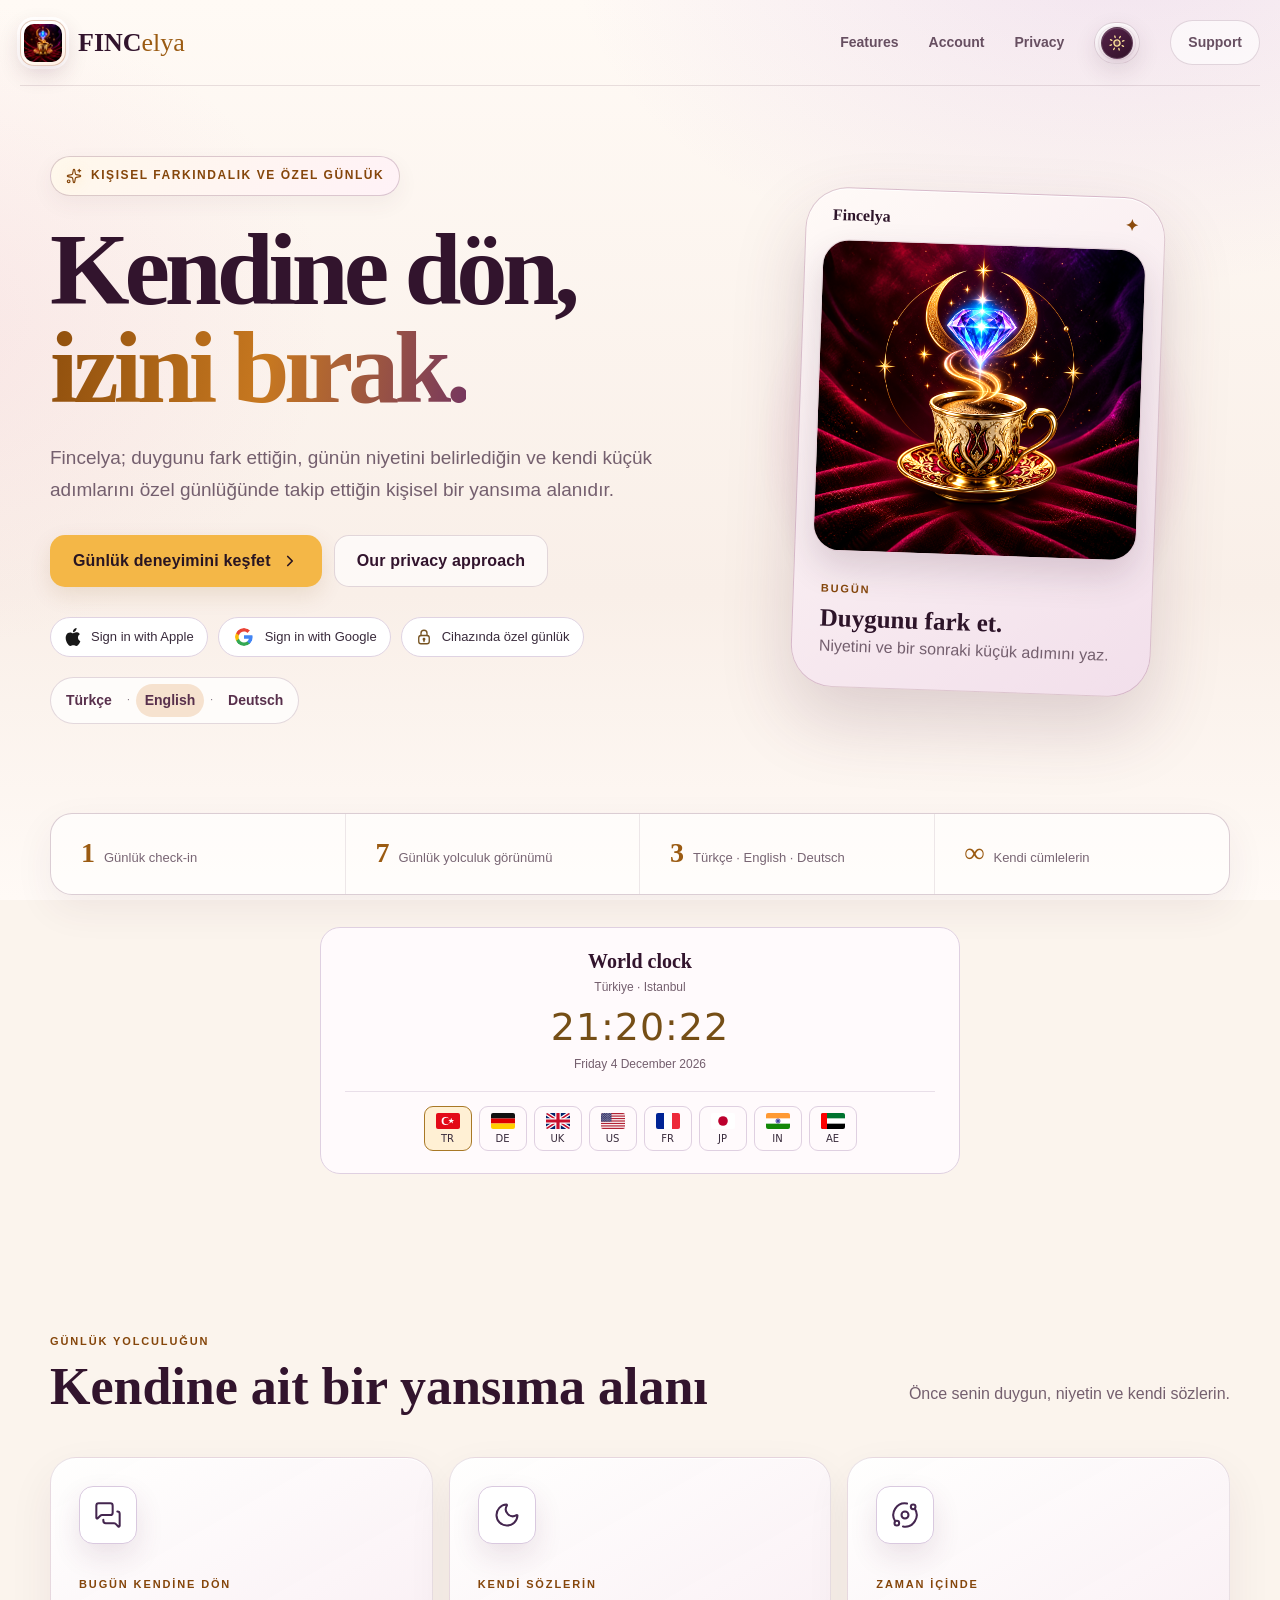
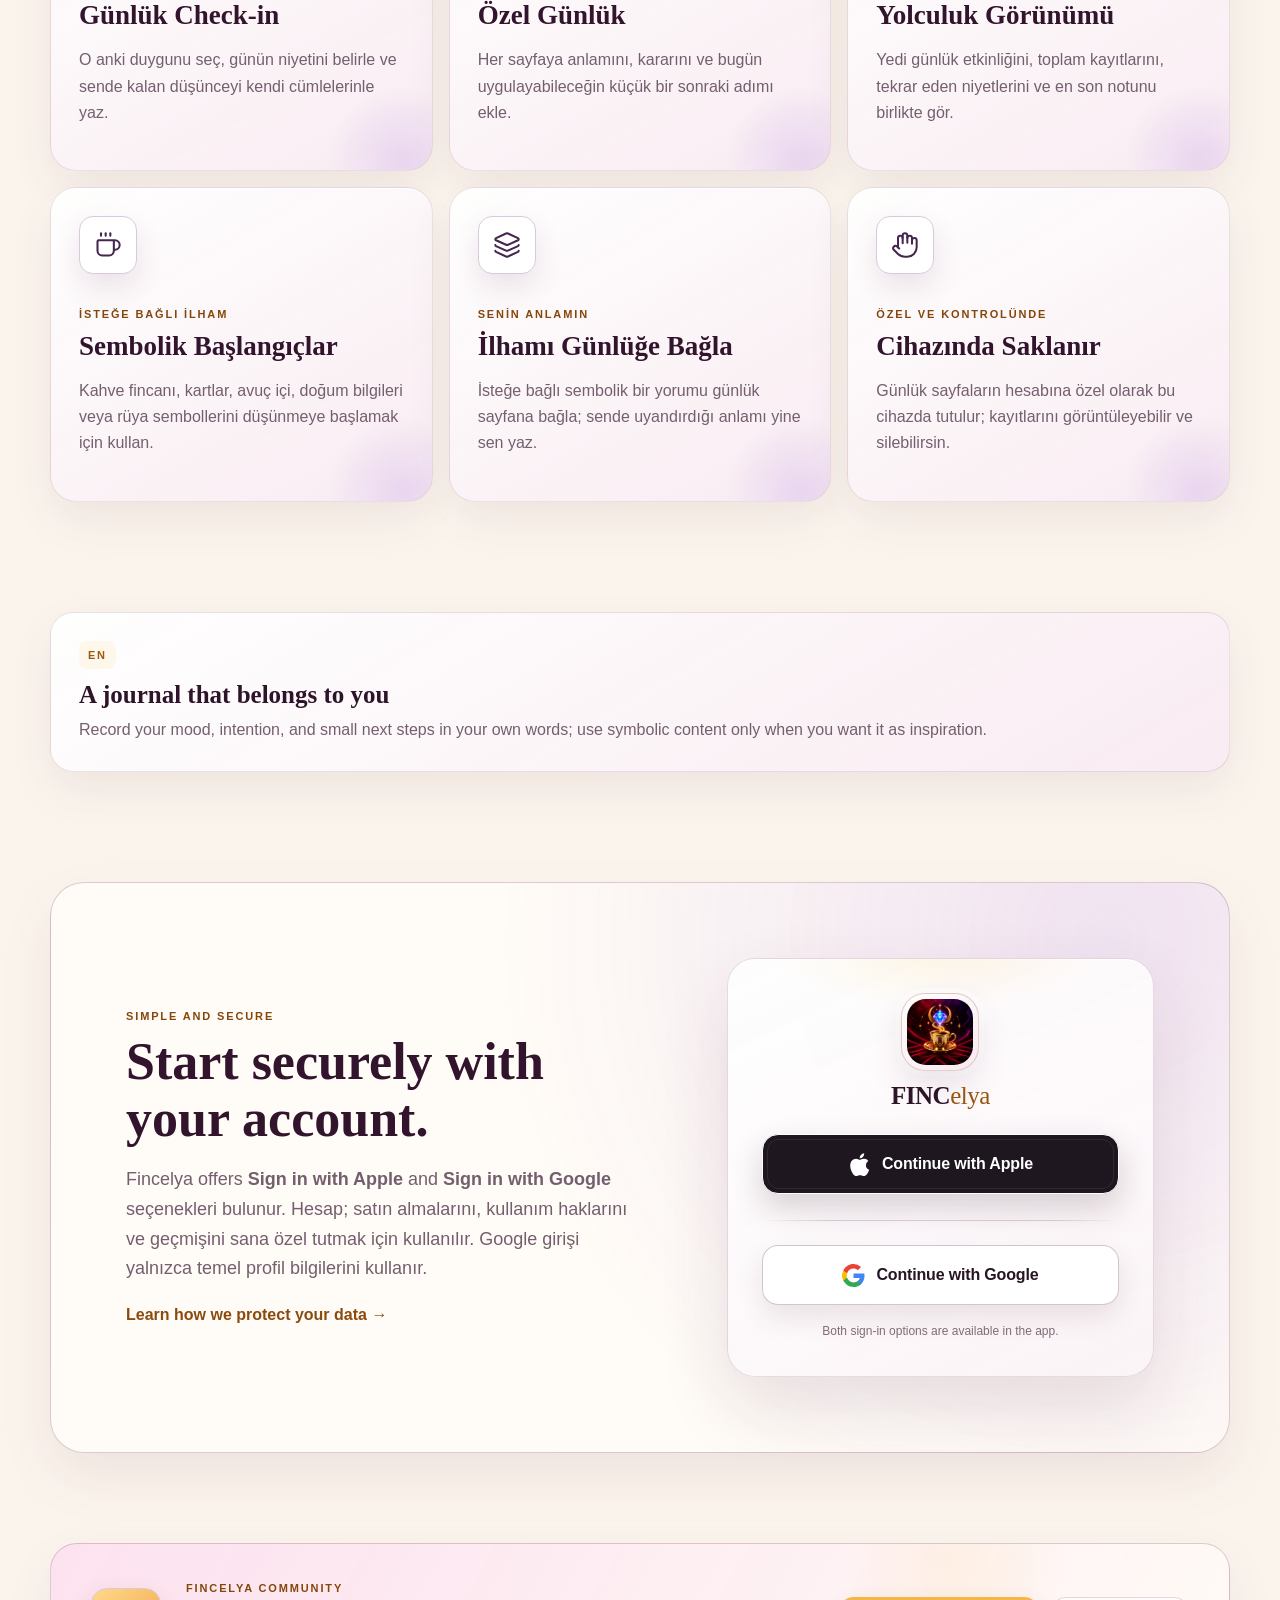
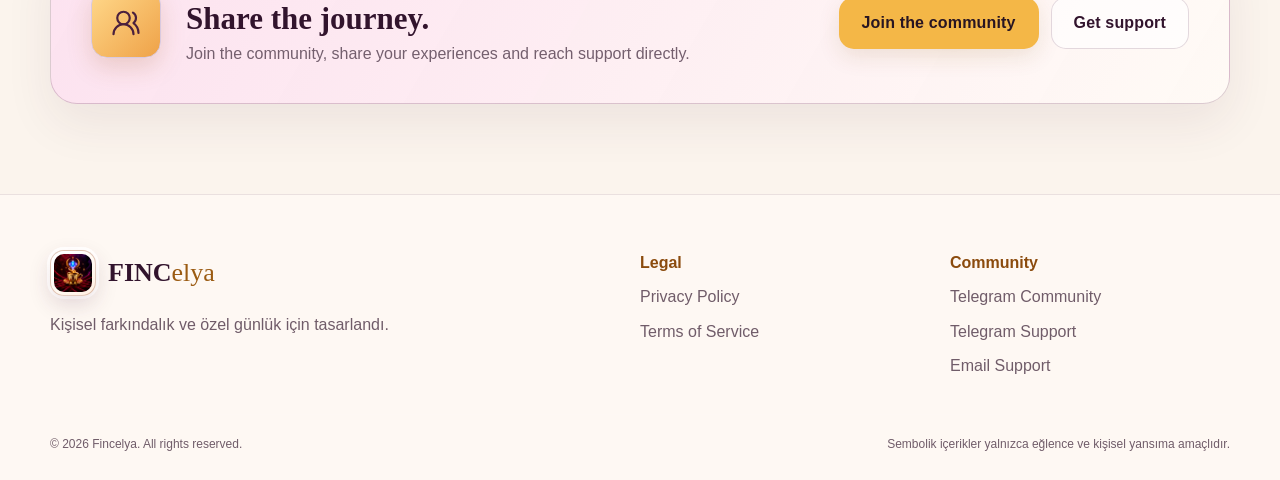
<file: index.html>
<!doctype html><html lang="tr"><head><meta http-equiv="Content-Security-Policy" content="default-src 'self'; script-src 'self'; style-src 'self' 'unsafe-inline'; img-src 'self' data:; font-src 'self'; connect-src 'self'; object-src 'none'; base-uri 'self'; form-action 'none'; upgrade-insecure-requests"><meta name="referrer" content="strict-origin-when-cross-origin"><meta charset="utf-8"><meta name="viewport" content="width=device-width,initial-scale=1"><meta name="description" content="Fincelya ile duygunu fark et, niyetini belirle, kişisel günlüğünü ve küçük adımlarını takip et."><meta name="theme-color" content="#120414"><title>Fincelya — Kişisel Günlük</title><link rel="icon" type="image/svg+xml" sizes="any" href="favicon-round.svg?v=1"><link rel="apple-touch-icon" sizes="180x180" href="apple-touch-icon.png?v=2"><script src="theme.js?v=3"></script><link rel="stylesheet" href="styles.css?v=theme2"><link rel="stylesheet" href="icon-system.css?v=4"><link rel="stylesheet" href="world-clock.css?v=2"></head>
<body><script src="world-clock.js?v=1" defer></script><script src="language.js?v=2" defer></script><div class="aurora"></div><header class="site-header"><a class="brand" href="./"><img src="logo-hd.png" alt=""><span>FINC<em>elya</em></span></a><nav><a href="#features">Özellikler</a><a href="#account">Hesap</a><a href="privacy.html">Gizlilik</a><button class="theme-toggle" type="button" aria-label="Açık moda geç" aria-pressed="false"><span class="theme-toggle-icon" aria-hidden="true"><svg viewBox="0 0 24 24"><path class="theme-moon" d="M19.15 15.32A7.9 7.9 0 0 1 8.68 4.85 8.25 8.25 0 1 0 19.15 15.32Z"/><circle class="theme-sun" cx="12" cy="12" r="4"/><path class="theme-rays" d="M12 2.25v2M12 19.75v2M2.25 12h2M19.75 12h2M5.1 5.1l1.42 1.42M17.48 17.48l1.42 1.42M18.9 5.1l-1.42 1.42M6.52 17.48 5.1 18.9"/></svg></span></button><a class="nav-cta" href="https://t.me/fincelyasupport">Destek</a></nav></header>
<main><section class="hero shell"><div class="hero-copy"><div class="badge"><svg aria-hidden="true"><use href="icons.svg?v=lucide1#sparkle"/></svg><span>Kişisel farkındalık ve özel günlük</span></div><h1>Kendine dön,<br><span>izini bırak.</span></h1><p>Fincelya; duygunu fark ettiğin, günün niyetini belirlediğin ve kendi küçük adımlarını özel günlüğünde takip ettiğin kişisel bir yansıma alanıdır.</p><div class="actions"><a class="button primary" href="#features">Günlük deneyimini keşfet <svg class="button-icon" aria-hidden="true"><use href="icons.svg?v=lucide1#arrow"/></svg></a><a class="button ghost" href="privacy.html">Gizlilik yaklaşımımız</a></div><div class="trust"><span><svg class="apple-mark" aria-hidden="true"><use href="brand-icons.svg?v=1#apple"/></svg>Apple ile giriş</span><span><svg class="google-mark" aria-hidden="true"><use href="brand-icons.svg?v=1#google"/></svg>Google ile giriş</span><span><svg class="security-mark" aria-hidden="true"><use href="brand-icons.svg?v=1#lock"/></svg>Cihazında özel günlük</span></div><div class="language-switch home-language-links"><a href="#tr-intro">Türkçe</a><span>·</span><a href="#en-intro">English</a><span>·</span><a href="#de-intro">Deutsch</a></div></div><div class="hero-visual"><div class="halo"></div><div class="phone-card"><div class="phone-top"><span>Fincelya</span><span>✦</span></div><img src="logo-hd.png" alt="Fincelya günlüğü logosu"><div class="reading"><small>BUGÜN</small><strong>Duygunu fark et.</strong><p>Niyetini ve bir sonraki küçük adımını yaz.</p></div></div></div></section>
<section class="metrics shell"><div><strong>1</strong><span>Günlük check-in</span></div><div><strong>7</strong><span>Günlük yolculuk görünümü</span></div><div><strong>3</strong><span>Türkçe · English · Deutsch</span></div><div><strong>∞</strong><span>Kendi cümlelerin</span></div></section>
<section class="world-clock shell"><h2>Dünya saati</h2><div class="clock-place">Türkiye · İstanbul</div><time>--:--:--</time><div class="clock-date"></div><div class="clock-countries"><button type="button" aria-pressed="true"><svg viewBox="0 0 30 20" aria-hidden="true"><rect width="30" height="20" fill="#e30a17"/><circle cx="12" cy="10" r="5" fill="#fff"/><circle cx="13.3" cy="10" r="4" fill="#e30a17"/><path d="m19 6 1 2.7h2.8l-2.3 1.7.9 2.7-2.4-1.7-2.3 1.7.9-2.7-2.3-1.7h2.8z" fill="#fff"/></svg><span>TR</span></button><button type="button" aria-pressed="false"><svg viewBox="0 0 30 20" aria-hidden="true"><path fill="#111" d="M0 0h30v7H0z"/><path fill="#d00" d="M0 7h30v6H0z"/><path fill="#ffce00" d="M0 13h30v7H0z"/></svg><span>DE</span></button><button type="button" aria-pressed="false"><svg viewBox="0 0 30 20" aria-hidden="true"><rect width="30" height="20" fill="#012169"/><path d="m0 0 30 20m0-20L0 20" stroke="#fff" stroke-width="5"/><path d="m0 0 30 20m0-20L0 20" stroke="#c8102e" stroke-width="2"/><path d="M15 0v20M0 10h30" stroke="#fff" stroke-width="7"/><path d="M15 0v20M0 10h30" stroke="#c8102e" stroke-width="4"/></svg><span>UK</span></button><button type="button" aria-pressed="false"><svg viewBox="0 0 30 20" aria-hidden="true"><rect width="30" height="20" fill="#fff"/><rect y="0" width="30" height="1.5384615384615385" fill="#b22234"/><rect y="3.076923076923077" width="30" height="1.5384615384615385" fill="#b22234"/><rect y="6.153846153846154" width="30" height="1.5384615384615385" fill="#b22234"/><rect y="9.23076923076923" width="30" height="1.5384615384615385" fill="#b22234"/><rect y="12.307692307692308" width="30" height="1.5384615384615385" fill="#b22234"/><rect y="15.384615384615385" width="30" height="1.5384615384615385" fill="#b22234"/><rect y="18.46153846153846" width="30" height="1.5384615384615385" fill="#b22234"/><rect width="13" height="10.8" fill="#3c3b6e"/><circle cx="1.2" cy="0.7" r=".4" fill="#fff"/><circle cx="3.3499999999999996" cy="0.7" r=".4" fill="#fff"/><circle cx="5.5" cy="0.7" r=".4" fill="#fff"/><circle cx="7.6499999999999995" cy="0.7" r=".4" fill="#fff"/><circle cx="9.799999999999999" cy="0.7" r=".4" fill="#fff"/><circle cx="11.95" cy="0.7" r=".4" fill="#fff"/><circle cx="2.25" cy="1.8699999999999999" r=".4" fill="#fff"/><circle cx="4.3999999999999995" cy="1.8699999999999999" r=".4" fill="#fff"/><circle cx="6.55" cy="1.8699999999999999" r=".4" fill="#fff"/><circle cx="8.7" cy="1.8699999999999999" r=".4" fill="#fff"/><circle cx="10.85" cy="1.8699999999999999" r=".4" fill="#fff"/><circle cx="1.2" cy="3.04" r=".4" fill="#fff"/><circle cx="3.3499999999999996" cy="3.04" r=".4" fill="#fff"/><circle cx="5.5" cy="3.04" r=".4" fill="#fff"/><circle cx="7.6499999999999995" cy="3.04" r=".4" fill="#fff"/><circle cx="9.799999999999999" cy="3.04" r=".4" fill="#fff"/><circle cx="11.95" cy="3.04" r=".4" fill="#fff"/><circle cx="2.25" cy="4.21" r=".4" fill="#fff"/><circle cx="4.3999999999999995" cy="4.21" r=".4" fill="#fff"/><circle cx="6.55" cy="4.21" r=".4" fill="#fff"/><circle cx="8.7" cy="4.21" r=".4" fill="#fff"/><circle cx="10.85" cy="4.21" r=".4" fill="#fff"/><circle cx="1.2" cy="5.38" r=".4" fill="#fff"/><circle cx="3.3499999999999996" cy="5.38" r=".4" fill="#fff"/><circle cx="5.5" cy="5.38" r=".4" fill="#fff"/><circle cx="7.6499999999999995" cy="5.38" r=".4" fill="#fff"/><circle cx="9.799999999999999" cy="5.38" r=".4" fill="#fff"/><circle cx="11.95" cy="5.38" r=".4" fill="#fff"/><circle cx="2.25" cy="6.55" r=".4" fill="#fff"/><circle cx="4.3999999999999995" cy="6.55" r=".4" fill="#fff"/><circle cx="6.55" cy="6.55" r=".4" fill="#fff"/><circle cx="8.7" cy="6.55" r=".4" fill="#fff"/><circle cx="10.85" cy="6.55" r=".4" fill="#fff"/><circle cx="1.2" cy="7.72" r=".4" fill="#fff"/><circle cx="3.3499999999999996" cy="7.72" r=".4" fill="#fff"/><circle cx="5.5" cy="7.72" r=".4" fill="#fff"/><circle cx="7.6499999999999995" cy="7.72" r=".4" fill="#fff"/><circle cx="9.799999999999999" cy="7.72" r=".4" fill="#fff"/><circle cx="11.95" cy="7.72" r=".4" fill="#fff"/><circle cx="2.25" cy="8.889999999999999" r=".4" fill="#fff"/><circle cx="4.3999999999999995" cy="8.889999999999999" r=".4" fill="#fff"/><circle cx="6.55" cy="8.889999999999999" r=".4" fill="#fff"/><circle cx="8.7" cy="8.889999999999999" r=".4" fill="#fff"/><circle cx="10.85" cy="8.889999999999999" r=".4" fill="#fff"/><circle cx="1.2" cy="10.059999999999999" r=".4" fill="#fff"/><circle cx="3.3499999999999996" cy="10.059999999999999" r=".4" fill="#fff"/><circle cx="5.5" cy="10.059999999999999" r=".4" fill="#fff"/><circle cx="7.6499999999999995" cy="10.059999999999999" r=".4" fill="#fff"/><circle cx="9.799999999999999" cy="10.059999999999999" r=".4" fill="#fff"/><circle cx="11.95" cy="10.059999999999999" r=".4" fill="#fff"/></svg><span>US</span></button><button type="button" aria-pressed="false"><svg viewBox="0 0 30 20" aria-hidden="true"><rect width="30" height="20" fill="#fff"/><rect width="10" height="20" fill="#002395"/><rect x="20" width="10" height="20" fill="#ed2939"/></svg><span>FR</span></button><button type="button" aria-pressed="false"><svg viewBox="0 0 30 20" aria-hidden="true"><rect width="30" height="20" fill="#fff"/><circle cx="15" cy="10" r="6" fill="#bc002d"/></svg><span>JP</span></button><button type="button" aria-pressed="false"><svg viewBox="0 0 30 20" aria-hidden="true"><rect width="30" height="20" fill="#fff"/><rect width="30" height="6.67" fill="#ff9933"/><rect y="13.33" width="30" height="6.67" fill="#138808"/><circle cx="15" cy="10" r="2.7" fill="none" stroke="#000080" stroke-width=".6"/><path d="M15 10v-2.6" transform="rotate(0 15 10)" stroke="#000080" stroke-width=".25"/><path d="M15 10v-2.6" transform="rotate(15 15 10)" stroke="#000080" stroke-width=".25"/><path d="M15 10v-2.6" transform="rotate(30 15 10)" stroke="#000080" stroke-width=".25"/><path d="M15 10v-2.6" transform="rotate(45 15 10)" stroke="#000080" stroke-width=".25"/><path d="M15 10v-2.6" transform="rotate(60 15 10)" stroke="#000080" stroke-width=".25"/><path d="M15 10v-2.6" transform="rotate(75 15 10)" stroke="#000080" stroke-width=".25"/><path d="M15 10v-2.6" transform="rotate(90 15 10)" stroke="#000080" stroke-width=".25"/><path d="M15 10v-2.6" transform="rotate(105 15 10)" stroke="#000080" stroke-width=".25"/><path d="M15 10v-2.6" transform="rotate(120 15 10)" stroke="#000080" stroke-width=".25"/><path d="M15 10v-2.6" transform="rotate(135 15 10)" stroke="#000080" stroke-width=".25"/><path d="M15 10v-2.6" transform="rotate(150 15 10)" stroke="#000080" stroke-width=".25"/><path d="M15 10v-2.6" transform="rotate(165 15 10)" stroke="#000080" stroke-width=".25"/><path d="M15 10v-2.6" transform="rotate(180 15 10)" stroke="#000080" stroke-width=".25"/><path d="M15 10v-2.6" transform="rotate(195 15 10)" stroke="#000080" stroke-width=".25"/><path d="M15 10v-2.6" transform="rotate(210 15 10)" stroke="#000080" stroke-width=".25"/><path d="M15 10v-2.6" transform="rotate(225 15 10)" stroke="#000080" stroke-width=".25"/><path d="M15 10v-2.6" transform="rotate(240 15 10)" stroke="#000080" stroke-width=".25"/><path d="M15 10v-2.6" transform="rotate(255 15 10)" stroke="#000080" stroke-width=".25"/><path d="M15 10v-2.6" transform="rotate(270 15 10)" stroke="#000080" stroke-width=".25"/><path d="M15 10v-2.6" transform="rotate(285 15 10)" stroke="#000080" stroke-width=".25"/><path d="M15 10v-2.6" transform="rotate(300 15 10)" stroke="#000080" stroke-width=".25"/><path d="M15 10v-2.6" transform="rotate(315 15 10)" stroke="#000080" stroke-width=".25"/><path d="M15 10v-2.6" transform="rotate(330 15 10)" stroke="#000080" stroke-width=".25"/><path d="M15 10v-2.6" transform="rotate(345 15 10)" stroke="#000080" stroke-width=".25"/></svg><span>IN</span></button><button type="button" aria-pressed="false"><svg viewBox="0 0 30 20" aria-hidden="true"><rect width="30" height="20" fill="#fff"/><rect width="30" height="6.67" fill="#00732f"/><rect y="13.33" width="30" height="6.67" fill="#000"/><rect width="7.5" height="20" fill="#f00"/></svg><span>AE</span></button></div></section>
<section id="features" class="section shell"><div class="section-head"><div><span class="kicker">GÜNLÜK YOLCULUĞUN</span><h2>Kendine ait bir yansıma alanı</h2></div><p>Önce senin duygun, niyetin ve kendi sözlerin.</p></div><div class="feature-grid">
<article class="feature"><div class="icon"><svg aria-hidden="true"><use href="icons.svg?v=lucide1#chat"/></svg></div><span class="mini">BUGÜN KENDİNE DÖN</span><h3>Günlük Check-in</h3><p>O anki duygunu seç, günün niyetini belirle ve sende kalan düşünceyi kendi cümlelerinle yaz.</p></article><article class="feature"><div class="icon"><svg aria-hidden="true"><use href="icons.svg?v=lucide1#dream"/></svg></div><span class="mini">KENDİ SÖZLERİN</span><h3>Özel Günlük</h3><p>Her sayfaya anlamını, kararını ve bugün uygulayabileceğin küçük bir sonraki adımı ekle.</p></article><article class="feature"><div class="icon"><svg aria-hidden="true"><use href="icons.svg?v=lucide1#astro"/></svg></div><span class="mini">ZAMAN İÇİNDE</span><h3>Yolculuk Görünümü</h3><p>Yedi günlük etkinliğini, toplam kayıtlarını, tekrar eden niyetlerini ve en son notunu birlikte gör.</p></article><article class="feature"><div class="icon"><svg aria-hidden="true"><use href="icons.svg?v=lucide1#coffee"/></svg></div><span class="mini">İSTEĞE BAĞLI İLHAM</span><h3>Sembolik Başlangıçlar</h3><p>Kahve fincanı, kartlar, avuç içi, doğum bilgileri veya rüya sembollerini düşünmeye başlamak için kullan.</p></article><article class="feature"><div class="icon"><svg aria-hidden="true"><use href="icons.svg?v=lucide1#tarot"/></svg></div><span class="mini">SENİN ANLAMIN</span><h3>İlhamı Günlüğe Bağla</h3><p>İsteğe bağlı sembolik bir yorumu günlük sayfana bağla; sende uyandırdığı anlamı yine sen yaz.</p></article><article class="feature"><div class="icon"><svg aria-hidden="true"><use href="icons.svg?v=lucide1#palm"/></svg></div><span class="mini">ÖZEL VE KONTROLÜNDE</span><h3>Cihazında Saklanır</h3><p>Günlük sayfaların hesabına özel olarak bu cihazda tutulur; kayıtlarını görüntüleyebilir ve silebilirsin.</p></article></div></section>
<section class="intro-languages shell" aria-label="Fincelya in three languages"><article id="tr-intro" lang="tr"><span class="language-label">TR</span><h2>Kendine ait bir günlük</h2><p>Duygunu, niyetini ve küçük adımlarını kendi cümlelerinle kaydet; sembolik içerikleri yalnızca istersen ilham olarak kullan.</p></article><article id="en-intro" lang="en"><span class="language-label">EN</span><h2>A journal that belongs to you</h2><p>Record your mood, intention, and small next steps in your own words; use symbolic content only when you want it as inspiration.</p></article><article id="de-intro" lang="de"><span class="language-label">DE</span><h2>Ein Tagebuch, das dir gehört</h2><p>Halte Stimmung, Absicht und kleine nächste Schritte in eigenen Worten fest; nutze symbolische Inhalte nur auf Wunsch als Inspiration.</p></article></section><section id="account" class="account shell"><div><span class="kicker">KOLAY VE GÜVENLİ</span><h2>Hesabınla güvenle başla.</h2><p>Fincelya'da <strong>Apple ile giriş</strong> ve <strong>Google ile giriş</strong> seçenekleri bulunur. Hesap; satın almalarını, kullanım haklarını ve geçmişini sana özel tutmak için kullanılır. Google girişi yalnızca temel profil bilgilerini kullanır.</p><a class="text-link" href="privacy.html">Verilerini nasıl koruduğumuzu incele →</a></div><div class="login-preview"><div class="login-logo"><span class="login-logo-frame"><img src="logo-hd.png" alt=""></span><strong>FINC<em>elya</em></strong></div><div class="mock apple"><svg class="auth-logo apple-logo" viewBox="0 0 24 24" aria-hidden="true"><path d="M18.7 12.8c0-3 2.5-4.4 2.6-4.5a5.6 5.6 0 0 0-4.4-2.4c-1.9-.2-3.7 1.1-4.6 1.1-.9 0-2.4-1.1-4-1.1a5.9 5.9 0 0 0-5 3c-2.1 3.7-.5 9.2 1.5 12.2 1 1.5 2.2 3.1 3.8 3 1.5-.1 2.1-1 4-1s2.4 1 4 1c1.7 0 2.8-1.5 3.8-3 1.2-1.7 1.7-3.4 1.7-3.5-.1 0-3.4-1.3-3.4-4.8ZM15.7 3.9A5.1 5.1 0 0 0 16.9.2a5.2 5.2 0 0 0-3.5 1.8 4.9 4.9 0 0 0-1.2 3.6 4.3 4.3 0 0 0 3.5-1.7Z"/></svg><span>Apple ile Devam Et</span></div><div class="divider" aria-hidden="true"></div><div class="mock google"><svg class="auth-logo" viewBox="0 0 24 24" aria-hidden="true"><path fill="#4285F4" d="M23.5 12.3c0-.8-.1-1.6-.2-2.3H12v4.5h6.5a5.6 5.6 0 0 1-2.4 3.6V21h3.8c2.2-2.1 3.6-5.1 3.6-8.7Z"/><path fill="#34A853" d="M12 24c3.2 0 5.9-1.1 7.9-3l-3.8-2.9c-1 .7-2.4 1.1-4.1 1.1-3.1 0-5.7-2.1-6.7-4.9H1.4v3C3.4 21.3 7.4 24 12 24Z"/><path fill="#FBBC05" d="M5.3 14.3A7.2 7.2 0 0 1 5 12c0-.8.1-1.6.3-2.3v-3H1.4A12 12 0 0 0 0 12c0 1.9.5 3.7 1.4 5.3l3.9-3Z"/><path fill="#EA4335" d="M12 4.8c1.8 0 3.3.6 4.5 1.8l3.4-3.4A11.4 11.4 0 0 0 12 0C7.4 0 3.4 2.7 1.4 6.7l3.9 3C6.3 6.9 8.9 4.8 12 4.8Z"/></svg><span>Google ile Devam Et</span></div><small>Giriş seçeneklerinin tamamı uygulamada sunulur.</small></div></section>
<section class="community shell"><div class="community-icon"><svg aria-hidden="true"><use href="icons.svg?v=lucide1#community"/></svg></div><div><span class="kicker">FİNCELYA TOPLULUĞU</span><h2>Yolculuğu birlikte paylaş.</h2><p>Topluluğa katıl, deneyimlerini paylaş ve desteğe doğrudan ulaş.</p></div><div class="actions"><a class="button primary" href="https://t.me/fincelyasohbet">Topluluğa katıl</a><a class="button ghost" href="https://t.me/fincelyasupport">Destek al</a></div></section></main>
<footer><div class="shell footer-grid"><div><a class="brand" href="./"><img src="logo-hd.png" alt=""><span>FINC<em>elya</em></span></a><p>Kişisel farkındalık ve özel günlük için tasarlandı.</p></div><div><strong>Yasal</strong><a href="privacy.html">Gizlilik Politikası</a><a href="terms.html">Kullanım Koşulları</a></div><div><strong>Topluluk</strong><a href="https://t.me/fincelyasohbet">Telegram Sohbet</a><a href="https://t.me/fincelyasupport">Telegram Destek</a><a href="mailto:support@fincelya.com">E-posta Desteği</a></div></div><div class="shell copyright">© 2026 Fincelya. Tüm hakları saklıdır. <span>Sembolik içerikler yalnızca eğlence ve kişisel yansıma amaçlıdır.</span></div></footer></body></html>
</file>
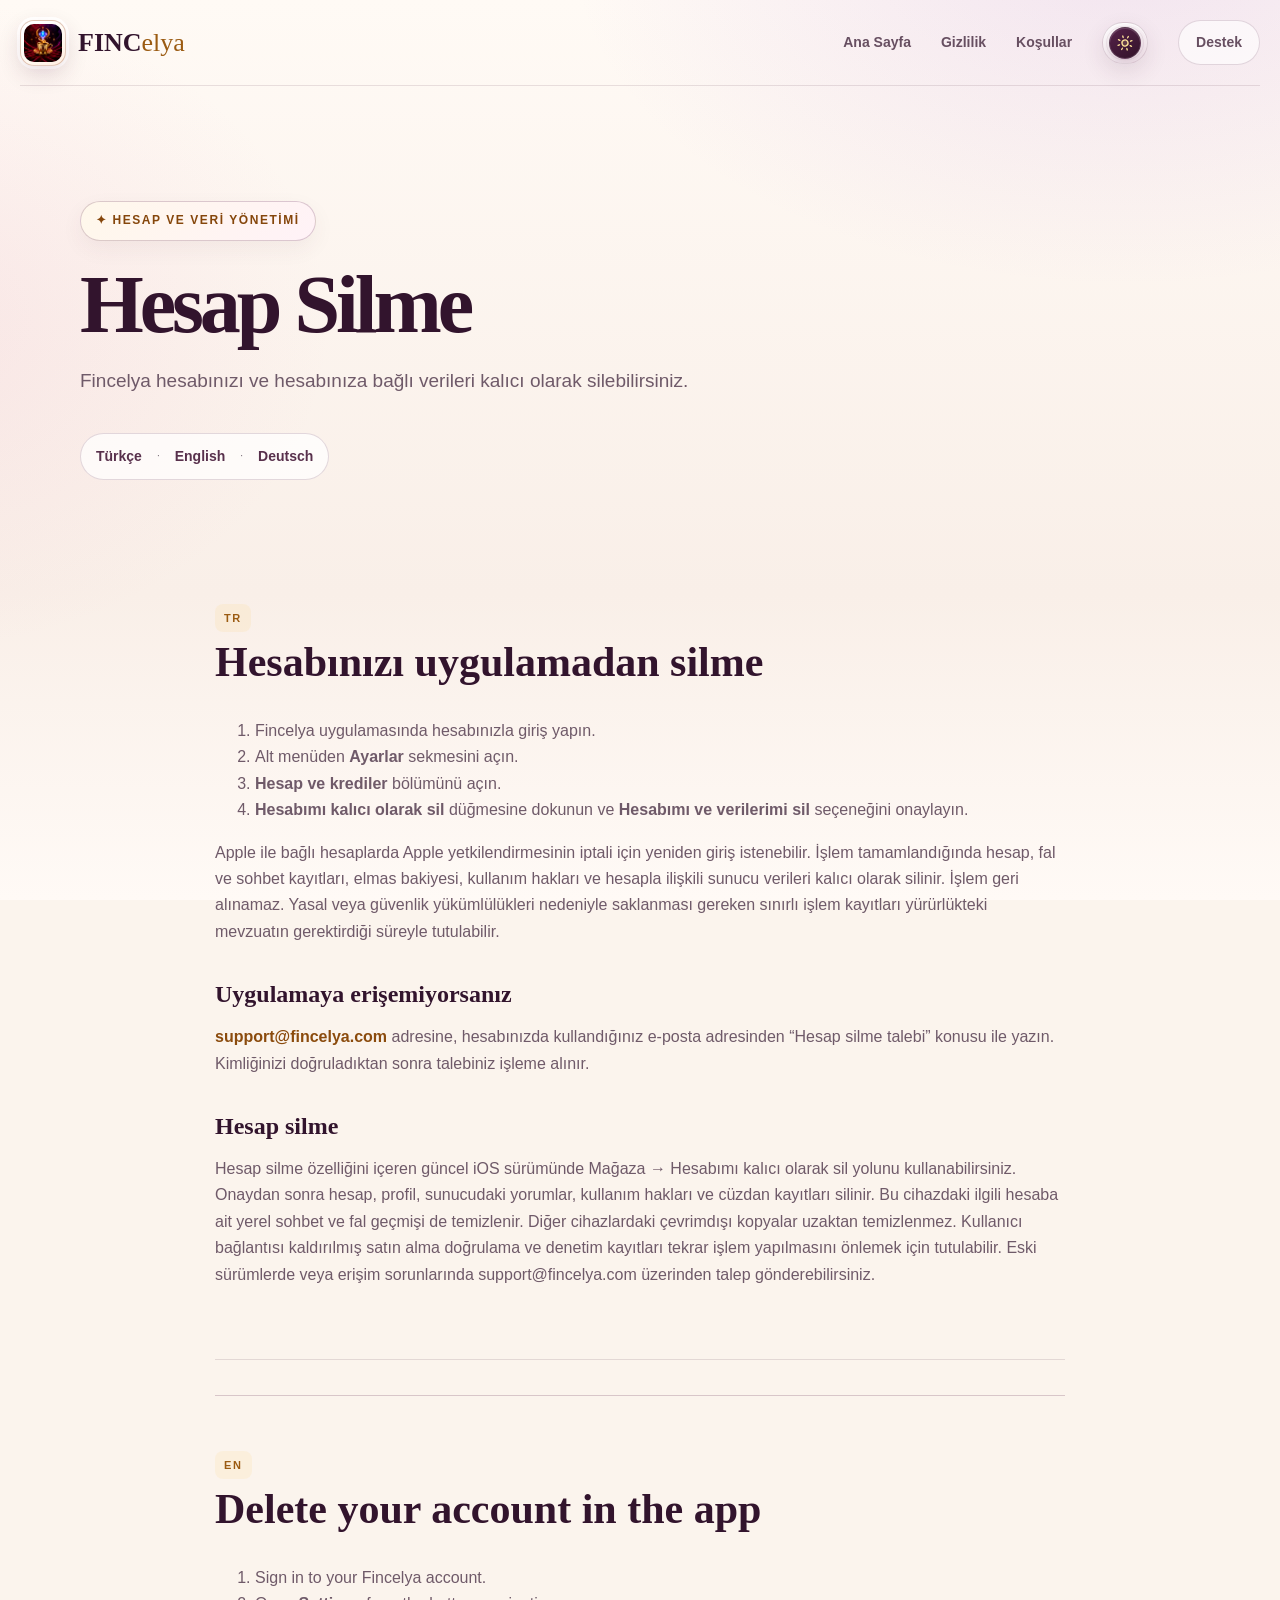
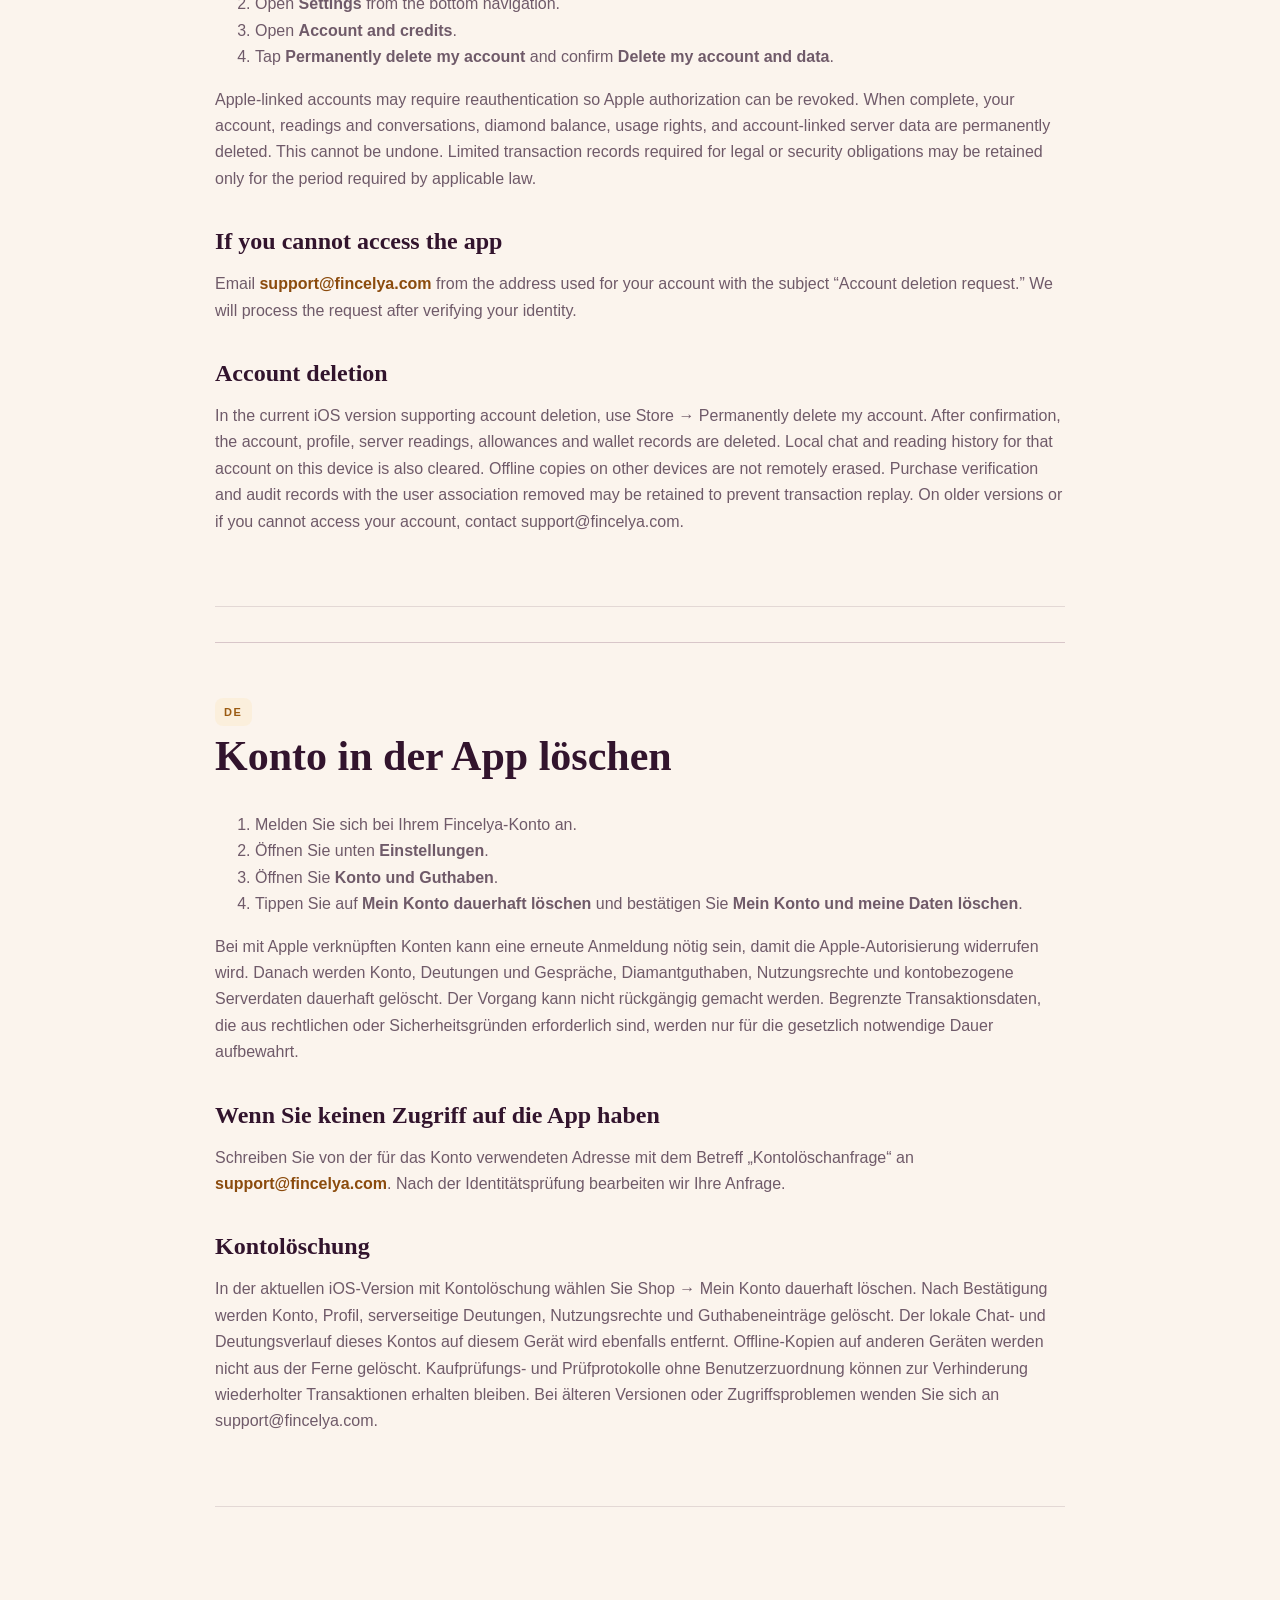
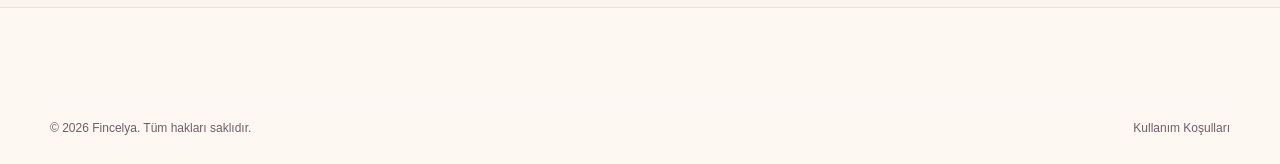
<file: delete-account.html>
<!doctype html><html lang="tr"><head><meta http-equiv="Content-Security-Policy" content="default-src 'self'; script-src 'self'; style-src 'self' 'unsafe-inline'; img-src 'self' data:; font-src 'self'; connect-src 'self'; object-src 'none'; base-uri 'self'; form-action 'self'; upgrade-insecure-requests"><meta name="referrer" content="strict-origin-when-cross-origin"><meta charset="utf-8"><meta name="viewport" content="width=device-width,initial-scale=1"><meta name="theme-color" content="#120414"><title>Hesap Silme — Fincelya</title><link rel="icon" type="image/svg+xml" sizes="any" href="favicon-round.svg?v=1"><link rel="apple-touch-icon" sizes="180x180" href="apple-touch-icon.png?v=2"><script src="theme.js?v=1"></script><link rel="stylesheet" href="styles.css?v=theme2"></head><body><div class="aurora"></div><header class="site-header"><a class="brand" href="./"><img src="logo-hd.png" alt=""><span>FINC<em>elya</em></span></a><nav><a href="./">Ana Sayfa</a><a href="privacy.html">Gizlilik</a><a href="terms.html">Koşullar</a><button class="theme-toggle" type="button" aria-label="Açık moda geç" aria-pressed="false"><span class="theme-toggle-icon" aria-hidden="true"><svg viewBox="0 0 24 24"><path class="theme-moon" d="M19.15 15.32A7.9 7.9 0 0 1 8.68 4.85 8.25 8.25 0 1 0 19.15 15.32Z"/><circle class="theme-sun" cx="12" cy="12" r="4"/><path class="theme-rays" d="M12 2.25v2M12 19.75v2M2.25 12h2M19.75 12h2M5.1 5.1l1.42 1.42M17.48 17.48l1.42 1.42M18.9 5.1l-1.42 1.42M6.52 17.48 5.1 18.9"/></svg></span></button><a class="nav-cta" href="https://t.me/fincelyasupport">Destek</a></nav></header>
<script src="deletion-details.js" defer></script>
<main class="legal-shell"><section class="legal-hero"><div class="badge">✦ Hesap ve veri yönetimi</div><h1>Hesap Silme</h1><p>Fincelya hesabınızı ve hesabınıza bağlı verileri kalıcı olarak silebilirsiniz.</p><div class="language-switch"><a href="#tr">Türkçe</a><span>·</span><a href="#en">English</a><span>·</span><a href="#de">Deutsch</a></div></section><article class="legal-content multilingual">
<section id="tr" class="language-document" lang="tr"><span class="language-label">TR</span><h2>Hesabınızı uygulamadan silme</h2><ol><li>Fincelya uygulamasında hesabınızla giriş yapın.</li><li>Alt menüden <strong>Ayarlar</strong> sekmesini açın.</li><li><strong>Hesap ve krediler</strong> bölümünü açın.</li><li><strong>Hesabımı kalıcı olarak sil</strong> düğmesine dokunun ve <strong>Hesabımı ve verilerimi sil</strong> seçeneğini onaylayın.</li></ol><p>Apple ile bağlı hesaplarda Apple yetkilendirmesinin iptali için yeniden giriş istenebilir. İşlem tamamlandığında hesap, fal ve sohbet kayıtları, elmas bakiyesi, kullanım hakları ve hesapla ilişkili sunucu verileri kalıcı olarak silinir. İşlem geri alınamaz. Yasal veya güvenlik yükümlülükleri nedeniyle saklanması gereken sınırlı işlem kayıtları yürürlükteki mevzuatın gerektirdiği süreyle tutulabilir.</p><h3>Uygulamaya erişemiyorsanız</h3><p><a class="text-link" href="mailto:support@fincelya.com?subject=Fincelya%20hesap%20silme%20talebi">support@fincelya.com</a> adresine, hesabınızda kullandığınız e-posta adresinden “Hesap silme talebi” konusu ile yazın. Kimliğinizi doğruladıktan sonra talebiniz işleme alınır.</p></section>
<section id="en" class="language-document" lang="en"><span class="language-label">EN</span><h2>Delete your account in the app</h2><ol><li>Sign in to your Fincelya account.</li><li>Open <strong>Settings</strong> from the bottom navigation.</li><li>Open <strong>Account and credits</strong>.</li><li>Tap <strong>Permanently delete my account</strong> and confirm <strong>Delete my account and data</strong>.</li></ol><p>Apple-linked accounts may require reauthentication so Apple authorization can be revoked. When complete, your account, readings and conversations, diamond balance, usage rights, and account-linked server data are permanently deleted. This cannot be undone. Limited transaction records required for legal or security obligations may be retained only for the period required by applicable law.</p><h3>If you cannot access the app</h3><p>Email <a class="text-link" href="mailto:support@fincelya.com?subject=Fincelya%20account%20deletion%20request">support@fincelya.com</a> from the address used for your account with the subject “Account deletion request.” We will process the request after verifying your identity.</p></section>
<section id="de" class="language-document" lang="de"><span class="language-label">DE</span><h2>Konto in der App löschen</h2><ol><li>Melden Sie sich bei Ihrem Fincelya-Konto an.</li><li>Öffnen Sie unten <strong>Einstellungen</strong>.</li><li>Öffnen Sie <strong>Konto und Guthaben</strong>.</li><li>Tippen Sie auf <strong>Mein Konto dauerhaft löschen</strong> und bestätigen Sie <strong>Mein Konto und meine Daten löschen</strong>.</li></ol><p>Bei mit Apple verknüpften Konten kann eine erneute Anmeldung nötig sein, damit die Apple-Autorisierung widerrufen wird. Danach werden Konto, Deutungen und Gespräche, Diamantguthaben, Nutzungsrechte und kontobezogene Serverdaten dauerhaft gelöscht. Der Vorgang kann nicht rückgängig gemacht werden. Begrenzte Transaktionsdaten, die aus rechtlichen oder Sicherheitsgründen erforderlich sind, werden nur für die gesetzlich notwendige Dauer aufbewahrt.</p><h3>Wenn Sie keinen Zugriff auf die App haben</h3><p>Schreiben Sie von der für das Konto verwendeten Adresse mit dem Betreff „Kontolöschanfrage“ an <a class="text-link" href="mailto:support@fincelya.com?subject=Fincelya%20Kontol%C3%B6schanfrage">support@fincelya.com</a>. Nach der Identitätsprüfung bearbeiten wir Ihre Anfrage.</p></section>
</article></main><footer><div class="shell copyright">© 2026 Fincelya. Tüm hakları saklıdır. <span><a href="terms.html">Kullanım Koşulları</a></span></div></footer></body></html>
</file>
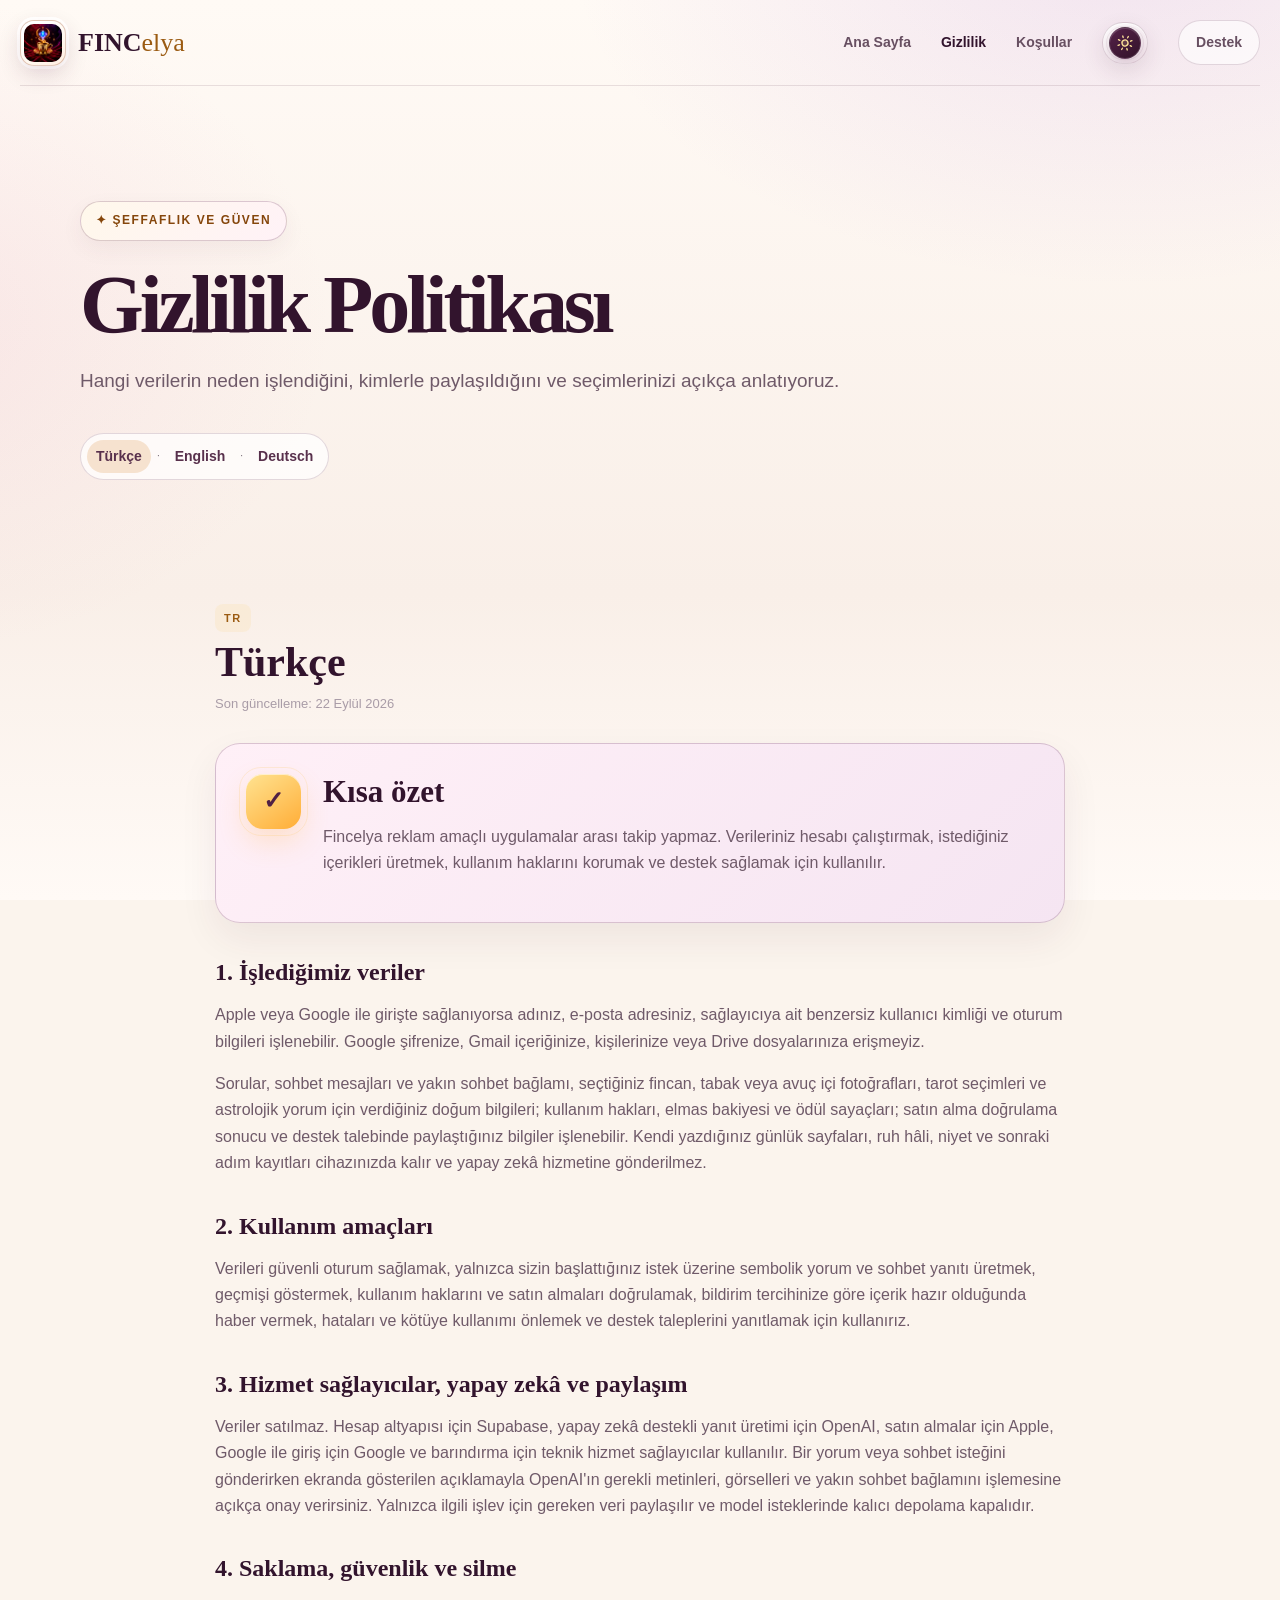
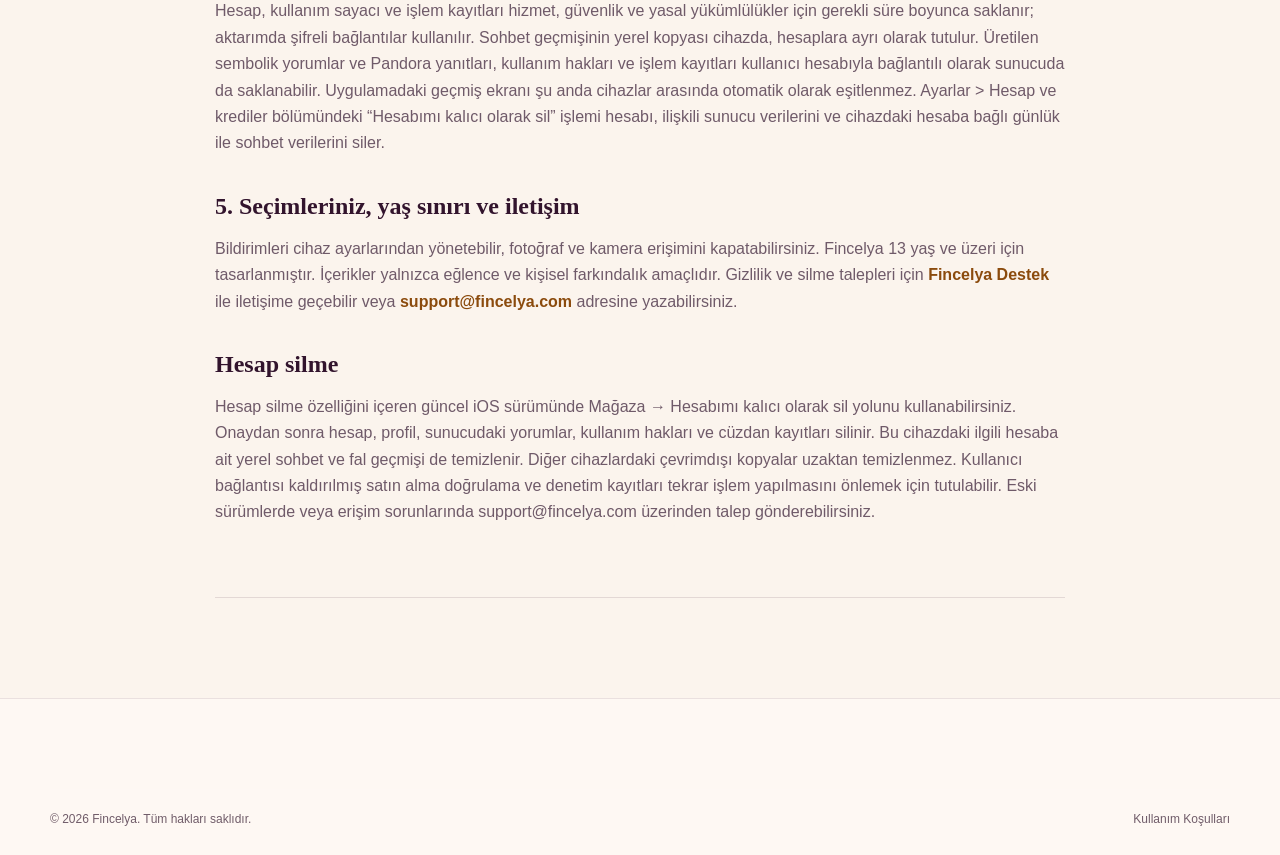
<file: privacy.htm>
<!doctype html>
<html lang="tr">
<head>
<meta charset="utf-8">
<meta name="viewport" content="width=device-width,initial-scale=1">
<meta http-equiv="Content-Security-Policy" content="default-src 'self'; script-src 'self'; object-src 'none'; base-uri 'self'">
<meta name="referrer" content="no-referrer">
<link rel="canonical" href="https://fincelya.com/privacy.html">
<title>Fincelya</title>
<script src="privacy-redirect.js" defer></script>
</head>
<body><a href="privacy.html">Fincelya</a></body>
</html>
</file>
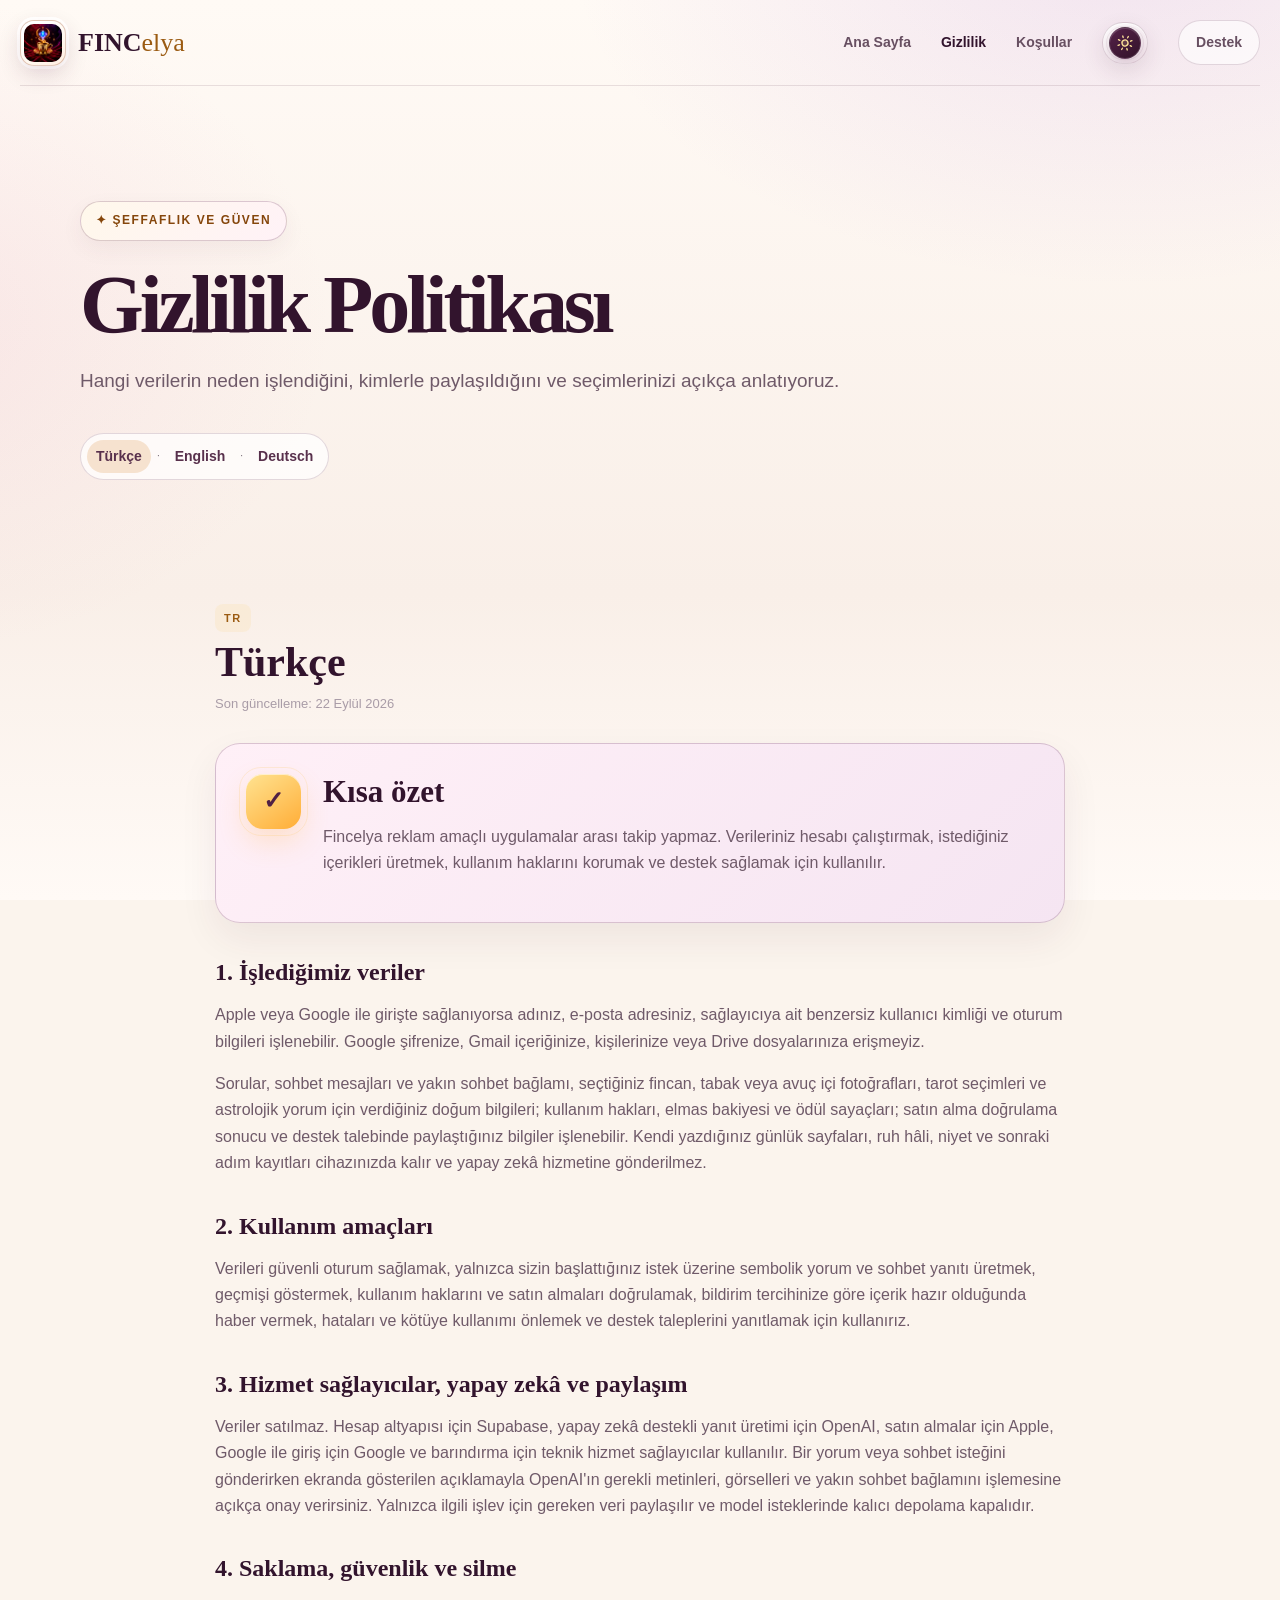
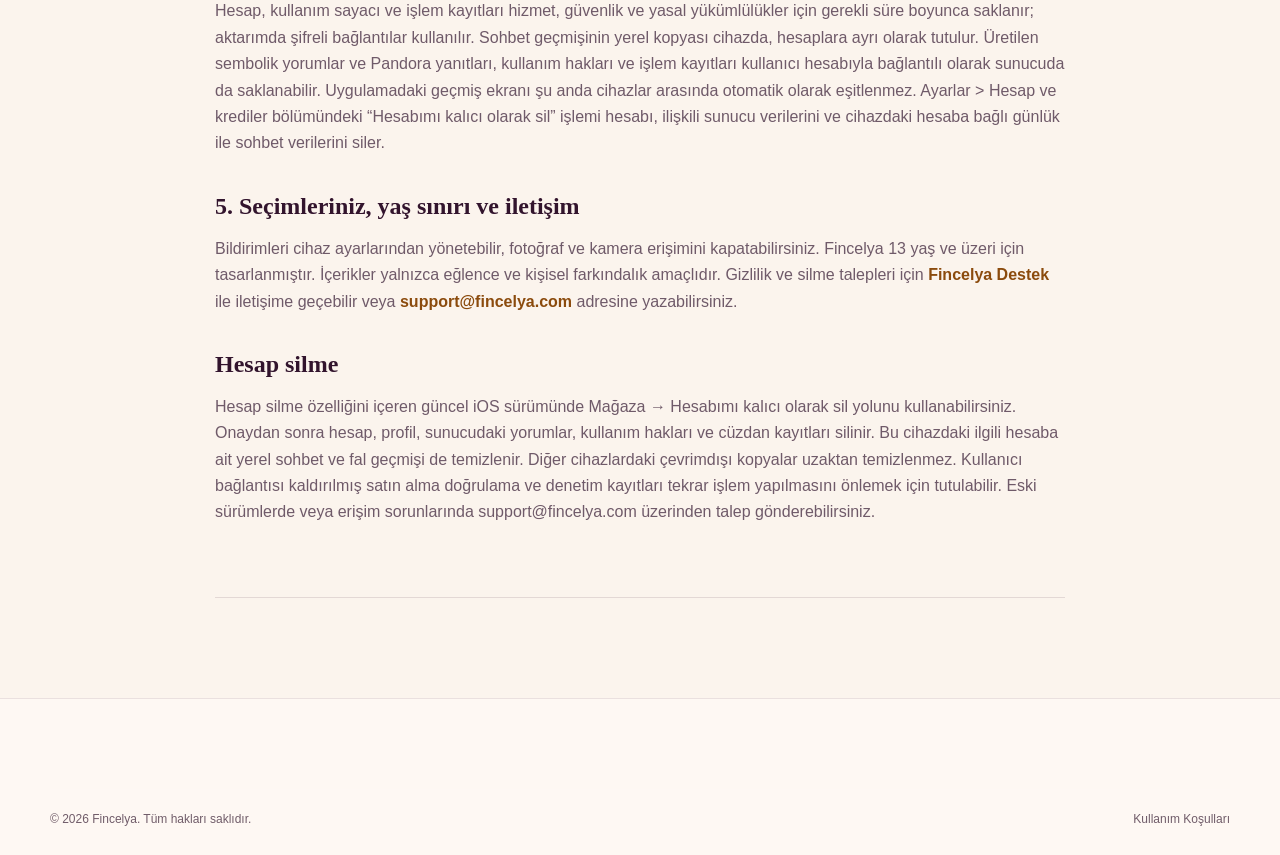
<file: privacy.html>
<!doctype html><html lang="tr"><head><meta http-equiv="Content-Security-Policy" content="default-src 'self'; script-src 'self'; style-src 'self' 'unsafe-inline'; img-src 'self' data:; font-src 'self'; connect-src 'self'; object-src 'none'; base-uri 'self'; form-action 'none'; upgrade-insecure-requests"><meta name="referrer" content="strict-origin-when-cross-origin"><meta charset="utf-8"><meta name="viewport" content="width=device-width,initial-scale=1"><meta name="theme-color" content="#120414"><title>Gizlilik Politikası — Fincelya</title><link rel="icon" type="image/svg+xml" sizes="any" href="favicon-round.svg?v=1"><link rel="apple-touch-icon" sizes="180x180" href="apple-touch-icon.png?v=2"><script src="theme.js?v=3"></script><link rel="stylesheet" href="styles.css?v=theme2"><link rel="stylesheet" href="icon-system.css?v=5"></head><body><script src="legal-language.js?v=2" defer></script><div class="aurora"></div><header class="site-header"><a class="brand" href="./"><img src="logo-hd.png" alt=""><span>FINC<em>elya</em></span></a><nav><a href="./">Ana Sayfa</a><a class="active" href="privacy.html">Gizlilik</a><a href="terms.html">Koşullar</a><button class="theme-toggle" type="button" aria-label="Açık moda geç" aria-pressed="false"><span class="theme-toggle-icon" aria-hidden="true"><svg viewBox="0 0 24 24"><path class="theme-moon" d="M19.15 15.32A7.9 7.9 0 0 1 8.68 4.85 8.25 8.25 0 1 0 19.15 15.32Z"/><circle class="theme-sun" cx="12" cy="12" r="4"/><path class="theme-rays" d="M12 2.25v2M12 19.75v2M2.25 12h2M19.75 12h2M5.1 5.1l1.42 1.42M17.48 17.48l1.42 1.42M18.9 5.1l-1.42 1.42M6.52 17.48 5.1 18.9"/></svg></span></button><a class="nav-cta" href="https://t.me/fincelyasupport">Destek</a></nav></header>
<script src="deletion-details.js" defer></script>
<main class="legal-shell"><section class="legal-hero"><div class="badge">✦ Şeffaflık ve güven</div><h1>Gizlilik Politikası</h1><p>Hangi verilerin neden işlendiğini, kimlerle paylaşıldığını ve seçimlerinizi açıkça anlatıyoruz.</p><div class="language-switch"><a href="#tr">Türkçe</a><span>·</span><a href="#en">English</a><span>·</span><a href="#de">Deutsch</a></div></section><article class="legal-content multilingual">
<section id="tr" class="language-document" lang="tr"><span class="language-label">TR</span><h2>Türkçe</h2><div class="localized-date">Son güncelleme: 22 Eylül 2026</div><div class="policy-highlight"><div class="shield">✓</div><div><h2>Kısa özet</h2><p>Fincelya reklam amaçlı uygulamalar arası takip yapmaz. Verileriniz hesabı çalıştırmak, istediğiniz içerikleri üretmek, kullanım haklarını korumak ve destek sağlamak için kullanılır.</p></div></div><h3>1. İşlediğimiz veriler</h3><p>Apple veya Google ile girişte sağlanıyorsa adınız, e-posta adresiniz, sağlayıcıya ait benzersiz kullanıcı kimliği ve oturum bilgileri işlenebilir. Google şifrenize, Gmail içeriğinize, kişilerinize veya Drive dosyalarınıza erişmeyiz.</p><p>Sorular, sohbet mesajları ve yakın sohbet bağlamı, seçtiğiniz fincan, tabak veya avuç içi fotoğrafları, tarot seçimleri ve astrolojik yorum için verdiğiniz doğum bilgileri; kullanım hakları, elmas bakiyesi ve ödül sayaçları; satın alma doğrulama sonucu ve destek talebinde paylaştığınız bilgiler işlenebilir. Kendi yazdığınız günlük sayfaları, ruh hâli, niyet ve sonraki adım kayıtları cihazınızda kalır ve yapay zekâ hizmetine gönderilmez.</p><h3>2. Kullanım amaçları</h3><p>Verileri güvenli oturum sağlamak, yalnızca sizin başlattığınız istek üzerine sembolik yorum ve sohbet yanıtı üretmek, geçmişi göstermek, kullanım haklarını ve satın almaları doğrulamak, bildirim tercihinize göre içerik hazır olduğunda haber vermek, hataları ve kötüye kullanımı önlemek ve destek taleplerini yanıtlamak için kullanırız.</p><h3>3. Hizmet sağlayıcılar, yapay zekâ ve paylaşım</h3><p>Veriler satılmaz. Hesap altyapısı için Supabase, yapay zekâ destekli yanıt üretimi için OpenAI, satın almalar için Apple, Google ile giriş için Google ve barındırma için teknik hizmet sağlayıcılar kullanılır. Bir yorum veya sohbet isteğini gönderirken ekranda gösterilen açıklamayla OpenAI'ın gerekli metinleri, görselleri ve yakın sohbet bağlamını işlemesine açıkça onay verirsiniz. Yalnızca ilgili işlev için gereken veri paylaşılır ve model isteklerinde kalıcı depolama kapalıdır.</p><h3>4. Saklama, güvenlik ve silme</h3><p>Hesap, kullanım sayacı ve işlem kayıtları hizmet, güvenlik ve yasal yükümlülükler için gerekli süre boyunca saklanır; aktarımda şifreli bağlantılar kullanılır. Sohbet geçmişinin yerel kopyası cihazda, hesaplara ayrı olarak tutulur. Üretilen sembolik yorumlar ve Pandora yanıtları, kullanım hakları ve işlem kayıtları kullanıcı hesabıyla bağlantılı olarak sunucuda da saklanabilir. Uygulamadaki geçmiş ekranı şu anda cihazlar arasında otomatik olarak eşitlenmez. Ayarlar &gt; Hesap ve krediler bölümündeki “Hesabımı kalıcı olarak sil” işlemi hesabı, ilişkili sunucu verilerini ve cihazdaki hesaba bağlı günlük ile sohbet verilerini siler.</p><h3>5. Seçimleriniz, yaş sınırı ve iletişim</h3><p>Bildirimleri cihaz ayarlarından yönetebilir, fotoğraf ve kamera erişimini kapatabilirsiniz. Fincelya 13 yaş ve üzeri için tasarlanmıştır. İçerikler yalnızca eğlence ve kişisel farkındalık amaçlıdır. Gizlilik ve silme talepleri için <a class="text-link" href="https://t.me/fincelyasupport">Fincelya Destek</a> ile iletişime geçebilir veya <a class="text-link" href="mailto:support@fincelya.com">support@fincelya.com</a> adresine yazabilirsiniz.</p></section>
<section id="en" class="language-document" lang="en"><span class="language-label">EN</span><h2>English</h2><div class="localized-date">Last updated: September 22, 2026</div><div class="policy-highlight"><div class="shield">✓</div><div><h2>Summary</h2><p>Fincelya does not track you across apps for advertising. Your data is used to operate your account, generate content you request, manage usage rights, and provide support.</p></div></div><h3>1. Data we process</h3><p>When you sign in with Apple or Google, we may process your name when provided, email address, provider-specific user identifier, and session information. We do not access your Google password, Gmail content, contacts, or Drive files.</p><p>We may process questions, chat messages and recent chat context, selected cup, saucer or palm images, tarot choices, and birth details submitted for astrological interpretations; usage rights, diamond balances, and reward counters; purchase verification results; and information supplied in support requests. Journal pages, moods, intentions, and next steps you write remain on your device and are not sent to an AI service.</p><h3>2. Purposes</h3><p>We use data to provide secure sign-in, generate symbolic readings and chat responses only when you initiate a request, display history, verify usage rights and purchases, notify you when content is ready according to your settings, prevent errors and abuse, and answer support requests.</p><h3>3. Service providers, AI, and sharing</h3><p>We do not sell personal data. We use Supabase for account infrastructure, OpenAI to generate AI-assisted responses, Apple for purchases, Google for Google sign-in, and technical hosting providers. When you submit a reading or chat request, the on-screen disclosure asks for your explicit consent for OpenAI to process the required text, images, and recent chat context. Only data needed for the relevant function is shared, and persistent model storage is disabled for generation requests.</p><h3>4. Retention, security and deletion</h3><p>Account, usage-counter and transaction records are retained as needed to provide the service, maintain security, and meet legal obligations. Encrypted connections are used in transit. A local copy of chat history is stored on the device and kept separately for each account. Generated symbolic readings and Pandora responses, usage rights, and transaction records may also be stored on the server in connection with the user account. The in-app history screen is not currently synchronized automatically across devices. The “Permanently delete my account” action under Settings &gt; Account and credits removes the account, associated server data, and account-linked journal and chat data on the device.</p><h3>5. Your choices, age limit and contact</h3><p>You can manage notifications in device settings and disable photo or camera access. Fincelya is designed for users aged 13 and over. Content is for entertainment and personal reflection only. For privacy and deletion requests, contact <a class="text-link" href="https://t.me/fincelyasupport">Fincelya Support</a> or email <a class="text-link" href="mailto:support@fincelya.com">support@fincelya.com</a>.</p></section>
<section id="de" class="language-document" lang="de"><span class="language-label">DE</span><h2>Deutsch</h2><div class="localized-date">Stand: 22. September 2026</div><div class="policy-highlight"><div class="shield">✓</div><div><h2>Kurzfassung</h2><p>Fincelya verfolgt Sie nicht zu Werbezwecken über Apps hinweg. Ihre Daten werden für das Konto, von Ihnen angeforderte Inhalte, Nutzungsrechte und Support verwendet.</p></div></div><h3>1. Verarbeitete Daten</h3><p>Bei der Anmeldung mit Apple oder Google können Name, sofern bereitgestellt, E-Mail-Adresse, anbieterspezifische Nutzer-ID und Sitzungsdaten verarbeitet werden. Wir greifen nicht auf Google-Passwort, Gmail-Inhalte, Kontakte oder Drive-Dateien zu.</p><p>Verarbeitet werden können Fragen, Chatnachrichten und der jüngste Chatkontext, ausgewählte Tassen-, Untertassen- oder Handflächenbilder, Tarot-Auswahl und Geburtsangaben; Nutzungsrechte, Diamantguthaben und Belohnungszähler; Kaufprüfungen sowie Angaben aus Supportanfragen. Selbst verfasste Tagebuchseiten, Stimmungen, Absichten und nächste Schritte bleiben auf Ihrem Gerät und werden nicht an einen KI-Dienst gesendet.</p><h3>2. Zwecke</h3><p>Wir verwenden Daten für sichere Anmeldung, symbolische Deutungen und Chatantworten nur auf Ihre ausdrückliche Anfrage, Anzeige des Verlaufs, Prüfung von Nutzungsrechten und Käufen, Benachrichtigungen über fertige Inhalte nach Ihren Einstellungen, Fehler- und Missbrauchsprävention sowie Support.</p><h3>3. Dienstleister, KI und Weitergabe</h3><p>Personenbezogene Daten werden nicht verkauft. Wir nutzen Supabase für Kontoinfrastruktur, OpenAI für KI-gestützte Antworten, Apple für Käufe, Google für die Google-Anmeldung und technische Hosting-Anbieter. Beim Absenden einer Deutung oder Chatanfrage bittet der eingeblendete Hinweis um Ihre ausdrückliche Einwilligung, dass OpenAI die erforderlichen Texte, Bilder und den jüngsten Chatkontext verarbeitet. Es werden nur die für die jeweilige Funktion erforderlichen Daten weitergegeben; die dauerhafte Modellspeicherung ist für Generierungsanfragen deaktiviert.</p><h3>4. Speicherung, Sicherheit und Löschung</h3><p>Konto-, Nutzungszähler- und Transaktionsdaten werden so lange gespeichert, wie es für Dienst, Sicherheit und gesetzliche Pflichten nötig ist. Bei der Übertragung werden verschlüsselte Verbindungen verwendet. Eine lokale Kopie des Chatverlaufs wird auf dem Gerät für jedes Konto getrennt gespeichert. Erzeugte symbolische Deutungen und Pandora-Antworten, Nutzungsrechte und Transaktionsdaten können zusätzlich mit dem Benutzerkonto verknüpft auf dem Server gespeichert werden. Die Verlaufsansicht der App wird derzeit nicht automatisch zwischen Geräten synchronisiert. „Mein Konto dauerhaft löschen“ unter Einstellungen &gt; Konto und Guthaben entfernt das Konto, zugehörige Serverdaten sowie die kontobezogenen Tagebuch- und Chatdaten auf dem Gerät.</p><h3>5. Wahlmöglichkeiten, Altersgrenze und Kontakt</h3><p>Benachrichtigungen können in den Geräteeinstellungen verwaltet und Foto- oder Kamerazugriff deaktiviert werden. Fincelya ist für Personen ab 13 Jahren vorgesehen. Inhalte dienen nur Unterhaltung und persönlicher Reflexion. Für Datenschutz- und Löschanfragen kontaktieren Sie den <a class="text-link" href="https://t.me/fincelyasupport">Fincelya Support</a> oder schreiben Sie an <a class="text-link" href="mailto:support@fincelya.com">support@fincelya.com</a>.</p></section></article></main><footer><div class="shell copyright">© 2026 Fincelya. Tüm hakları saklıdır. <span><a href="terms.html">Kullanım Koşulları</a></span></div></footer></body></html>
</file>
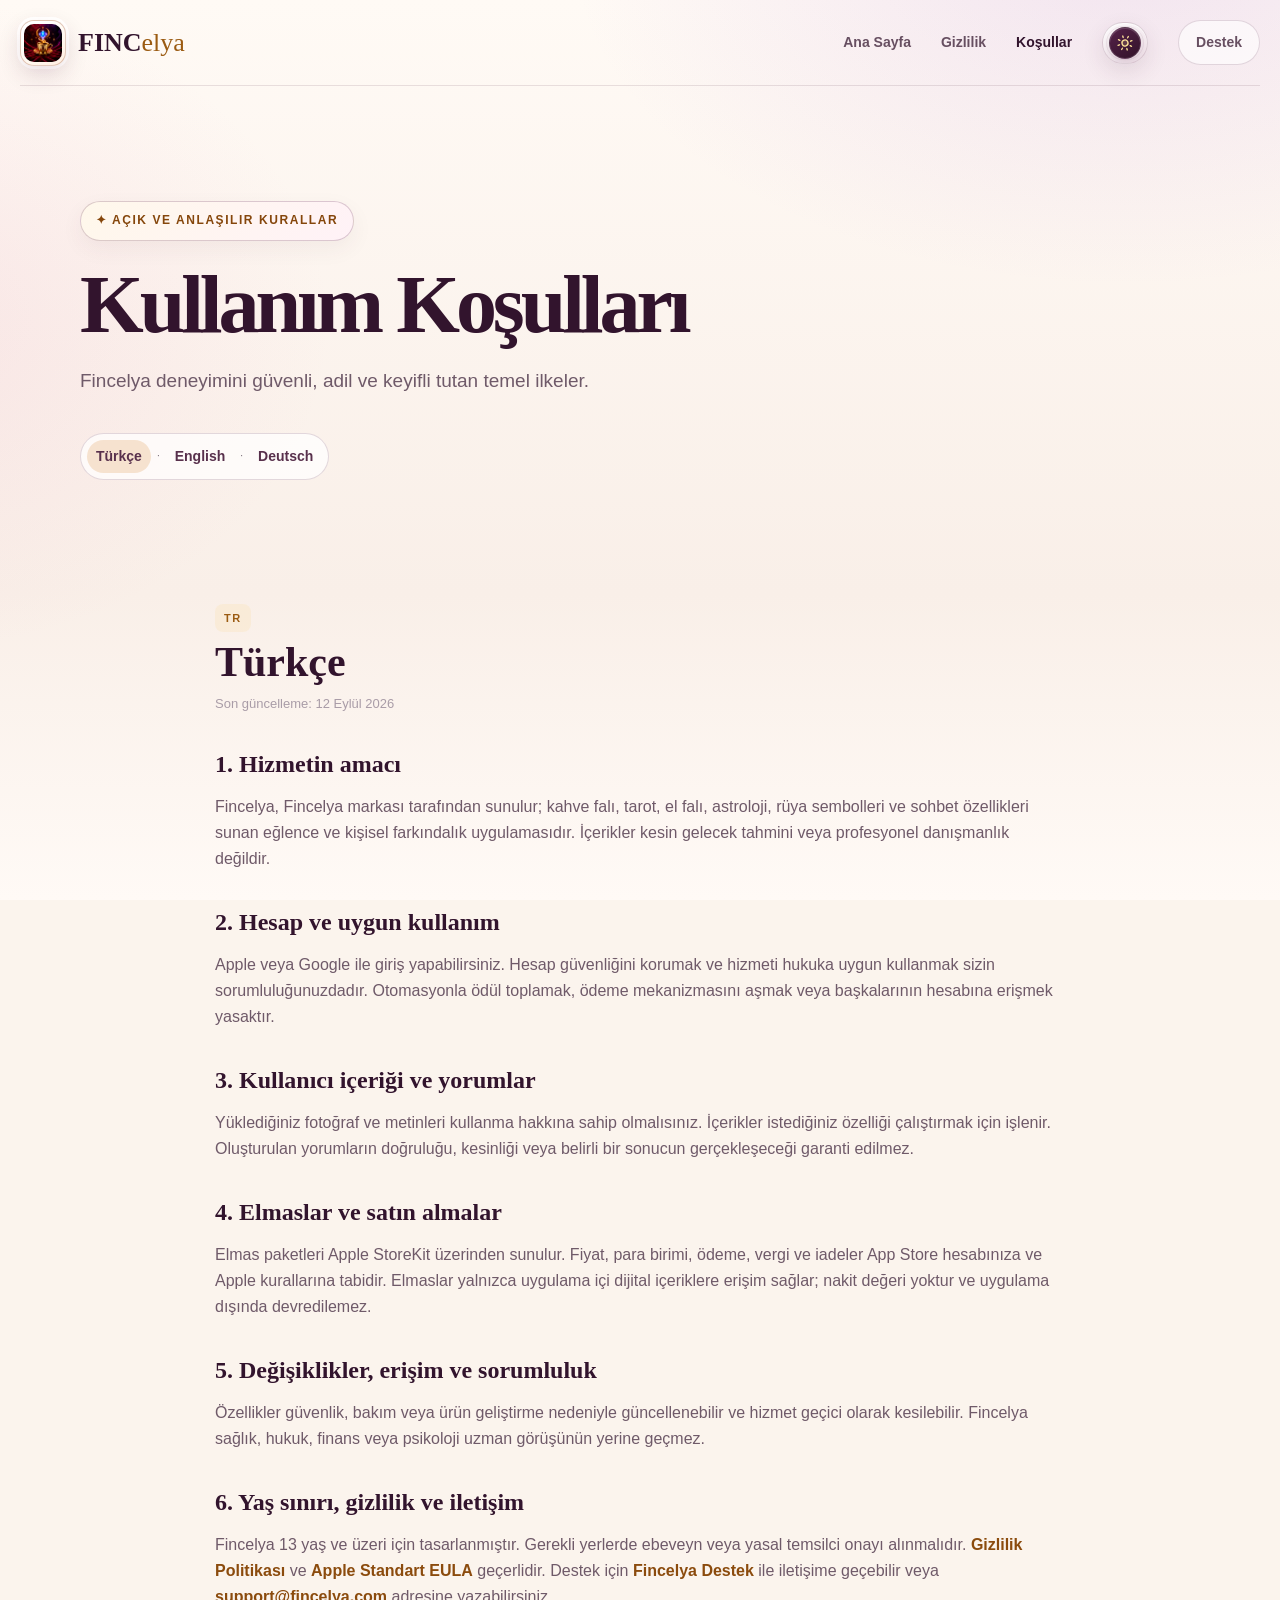
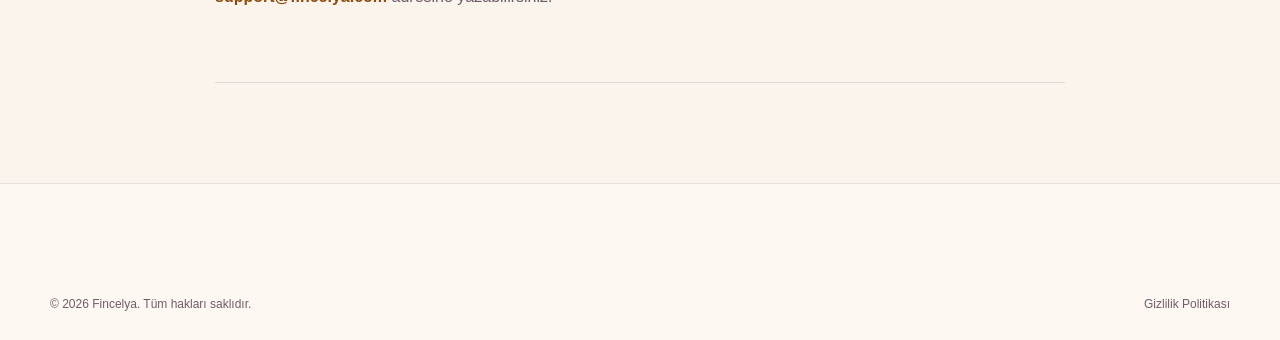
<file: terms.html>
<!doctype html><html lang="tr"><head><meta http-equiv="Content-Security-Policy" content="default-src 'self'; script-src 'self'; style-src 'self' 'unsafe-inline'; img-src 'self' data:; font-src 'self'; connect-src 'self'; object-src 'none'; base-uri 'self'; form-action 'none'; upgrade-insecure-requests"><meta name="referrer" content="strict-origin-when-cross-origin"><meta charset="utf-8"><meta name="viewport" content="width=device-width,initial-scale=1"><meta name="theme-color" content="#120414"><title>Kullanım Koşulları — Fincelya</title><link rel="icon" type="image/svg+xml" sizes="any" href="favicon-round.svg?v=1"><link rel="apple-touch-icon" sizes="180x180" href="apple-touch-icon.png?v=2"><script src="theme.js?v=3"></script><link rel="stylesheet" href="styles.css?v=theme2"><link rel="stylesheet" href="icon-system.css?v=5"></head><body><script src="legal-language.js?v=2" defer></script><div class="aurora"></div><header class="site-header"><a class="brand" href="./"><img src="logo-hd.png" alt=""><span>FINC<em>elya</em></span></a><nav><a href="./">Ana Sayfa</a><a href="privacy.html">Gizlilik</a><a class="active" href="terms.html">Koşullar</a><button class="theme-toggle" type="button" aria-label="Açık moda geç" aria-pressed="false"><span class="theme-toggle-icon" aria-hidden="true"><svg viewBox="0 0 24 24"><path class="theme-moon" d="M19.15 15.32A7.9 7.9 0 0 1 8.68 4.85 8.25 8.25 0 1 0 19.15 15.32Z"/><circle class="theme-sun" cx="12" cy="12" r="4"/><path class="theme-rays" d="M12 2.25v2M12 19.75v2M2.25 12h2M19.75 12h2M5.1 5.1l1.42 1.42M17.48 17.48l1.42 1.42M18.9 5.1l-1.42 1.42M6.52 17.48 5.1 18.9"/></svg></span></button><a class="nav-cta" href="https://t.me/fincelyasupport">Destek</a></nav></header><main class="legal-shell"><section class="legal-hero"><div class="badge">✦ Açık ve anlaşılır kurallar</div><h1>Kullanım Koşulları</h1><p>Fincelya deneyimini güvenli, adil ve keyifli tutan temel ilkeler.</p><div class="language-switch"><a href="#tr">Türkçe</a><span>·</span><a href="#en">English</a><span>·</span><a href="#de">Deutsch</a></div></section><article class="legal-content multilingual">
<section id="tr" class="language-document" lang="tr"><span class="language-label">TR</span><h2>Türkçe</h2><div class="localized-date">Son güncelleme: 12 Eylül 2026</div><h3>1. Hizmetin amacı</h3><p>Fincelya, Fincelya markası tarafından sunulur; kahve falı, tarot, el falı, astroloji, rüya sembolleri ve sohbet özellikleri sunan eğlence ve kişisel farkındalık uygulamasıdır. İçerikler kesin gelecek tahmini veya profesyonel danışmanlık değildir.</p><h3>2. Hesap ve uygun kullanım</h3><p>Apple veya Google ile giriş yapabilirsiniz. Hesap güvenliğini korumak ve hizmeti hukuka uygun kullanmak sizin sorumluluğunuzdadır. Otomasyonla ödül toplamak, ödeme mekanizmasını aşmak veya başkalarının hesabına erişmek yasaktır.</p><h3>3. Kullanıcı içeriği ve yorumlar</h3><p>Yüklediğiniz fotoğraf ve metinleri kullanma hakkına sahip olmalısınız. İçerikler istediğiniz özelliği çalıştırmak için işlenir. Oluşturulan yorumların doğruluğu, kesinliği veya belirli bir sonucun gerçekleşeceği garanti edilmez.</p><h3>4. Elmaslar ve satın almalar</h3><p>Elmas paketleri Apple StoreKit üzerinden sunulur. Fiyat, para birimi, ödeme, vergi ve iadeler App Store hesabınıza ve Apple kurallarına tabidir. Elmaslar yalnızca uygulama içi dijital içeriklere erişim sağlar; nakit değeri yoktur ve uygulama dışında devredilemez.</p><h3>5. Değişiklikler, erişim ve sorumluluk</h3><p>Özellikler güvenlik, bakım veya ürün geliştirme nedeniyle güncellenebilir ve hizmet geçici olarak kesilebilir. Fincelya sağlık, hukuk, finans veya psikoloji uzman görüşünün yerine geçmez.</p><h3>6. Yaş sınırı, gizlilik ve iletişim</h3><p>Fincelya 13 yaş ve üzeri için tasarlanmıştır. Gerekli yerlerde ebeveyn veya yasal temsilci onayı alınmalıdır. <a class="text-link" href="privacy.html#tr">Gizlilik Politikası</a> ve <a class="text-link" href="https://www.apple.com/legal/internet-services/itunes/dev/stdeula/">Apple Standart EULA</a> geçerlidir. Destek için <a class="text-link" href="https://t.me/fincelyasupport">Fincelya Destek</a> ile iletişime geçebilir veya <a class="text-link" href="mailto:support@fincelya.com">support@fincelya.com</a> adresine yazabilirsiniz.</p></section>
<section id="en" class="language-document" lang="en"><span class="language-label">EN</span><h2>English</h2><div class="localized-date">Last updated: September 12, 2026</div><h3>1. Purpose of the service</h3><p>Fincelya is provided under the Fincelya brand and is an entertainment and personal-reflection app offering coffee readings, tarot, palm readings, astrology, dream symbols, and chat features. Content is not a certain prediction of the future or professional advice.</p><h3>2. Account and acceptable use</h3><p>You may sign in with Apple or Google. You are responsible for account security and lawful use. Automated reward collection, bypassing payment mechanisms, or accessing another person's account is prohibited.</p><h3>3. User content and readings</h3><p>You must have the right to use submitted photos and text. Content is processed to provide the requested feature. We do not guarantee the accuracy or certainty of generated readings or that any stated outcome will occur.</p><h3>4. Diamonds and purchases</h3><p>Diamond packs are offered through Apple StoreKit. Price, currency, payment, tax, and refunds are governed by your App Store account and Apple rules. Diamonds only unlock in-app digital content, have no cash value, and cannot be transferred outside the app.</p><h3>5. Changes, availability and liability</h3><p>Features may be updated for security, maintenance, or product development, and service may be temporarily unavailable. Fincelya is not a substitute for medical, legal, financial, or psychological professional advice.</p><h3>6. Age limit, privacy and contact</h3><p>Fincelya is designed for users aged 13 and over. Parental or legal guardian consent must be obtained where required. The <a class="text-link" href="privacy.html#en">Privacy Policy</a> and <a class="text-link" href="https://www.apple.com/legal/internet-services/itunes/dev/stdeula/">Apple Standard EULA</a> apply. Contact <a class="text-link" href="https://t.me/fincelyasupport">Fincelya Support</a> or email <a class="text-link" href="mailto:support@fincelya.com">support@fincelya.com</a>.</p></section>
<section id="de" class="language-document" lang="de"><span class="language-label">DE</span><h2>Deutsch</h2><div class="localized-date">Stand: 12. September 2026</div><h3>1. Zweck des Dienstes</h3><p>Fincelya wird unter der Marke Fincelya angeboten und ist eine Unterhaltungs- und Reflexions-App mit Kaffeesatzdeutung, Tarot, Handlesen, Astrologie, Traumsymbolen und Chat. Inhalte sind keine sichere Zukunftsvorhersage oder professionelle Beratung.</p><h3>2. Konto und zulässige Nutzung</h3><p>Die Anmeldung ist mit Apple oder Google möglich. Sie sind für Kontosicherheit und rechtmäßige Nutzung verantwortlich. Automatisiertes Sammeln von Belohnungen, Umgehen von Zahlungen und Zugriff auf fremde Konten sind verboten.</p><h3>3. Nutzerinhalte und Deutungen</h3><p>Sie müssen zur Nutzung hochgeladener Fotos und Texte berechtigt sein. Inhalte werden für die angeforderte Funktion verarbeitet. Richtigkeit oder Sicherheit erzeugter Deutungen und das Eintreten genannter Ergebnisse werden nicht garantiert.</p><h3>4. Diamanten und Käufe</h3><p>Diamantpakete werden über Apple StoreKit angeboten. Preis, Währung, Zahlung, Steuern und Erstattungen richten sich nach App-Store-Konto und Apple-Regeln. Diamanten ermöglichen nur digitale Inhalte in der App, haben keinen Barwert und sind außerhalb der App nicht übertragbar.</p><h3>5. Änderungen, Verfügbarkeit und Haftung</h3><p>Funktionen können wegen Sicherheit, Wartung oder Produktentwicklung geändert werden; der Dienst kann vorübergehend ausfallen. Fincelya ersetzt keine medizinische, rechtliche, finanzielle oder psychologische Fachberatung.</p><h3>6. Altersgrenze, Datenschutz und Kontakt</h3><p>Fincelya ist für Personen ab 13 Jahren bestimmt. Soweit erforderlich ist die Zustimmung eines Elternteils oder gesetzlichen Vertreters einzuholen. Es gelten die <a class="text-link" href="privacy.html#de">Datenschutzrichtlinie</a> und die <a class="text-link" href="https://www.apple.com/legal/internet-services/itunes/dev/stdeula/">Apple Standard-EULA</a>. Support bietet der <a class="text-link" href="https://t.me/fincelyasupport">Fincelya Support</a> oder <a class="text-link" href="mailto:support@fincelya.com">support@fincelya.com</a>.</p></section></article></main><footer><div class="shell copyright">© 2026 Fincelya. Tüm hakları saklıdır. <span><a href="privacy.html">Gizlilik Politikası</a></span></div></footer></body></html>
</file>
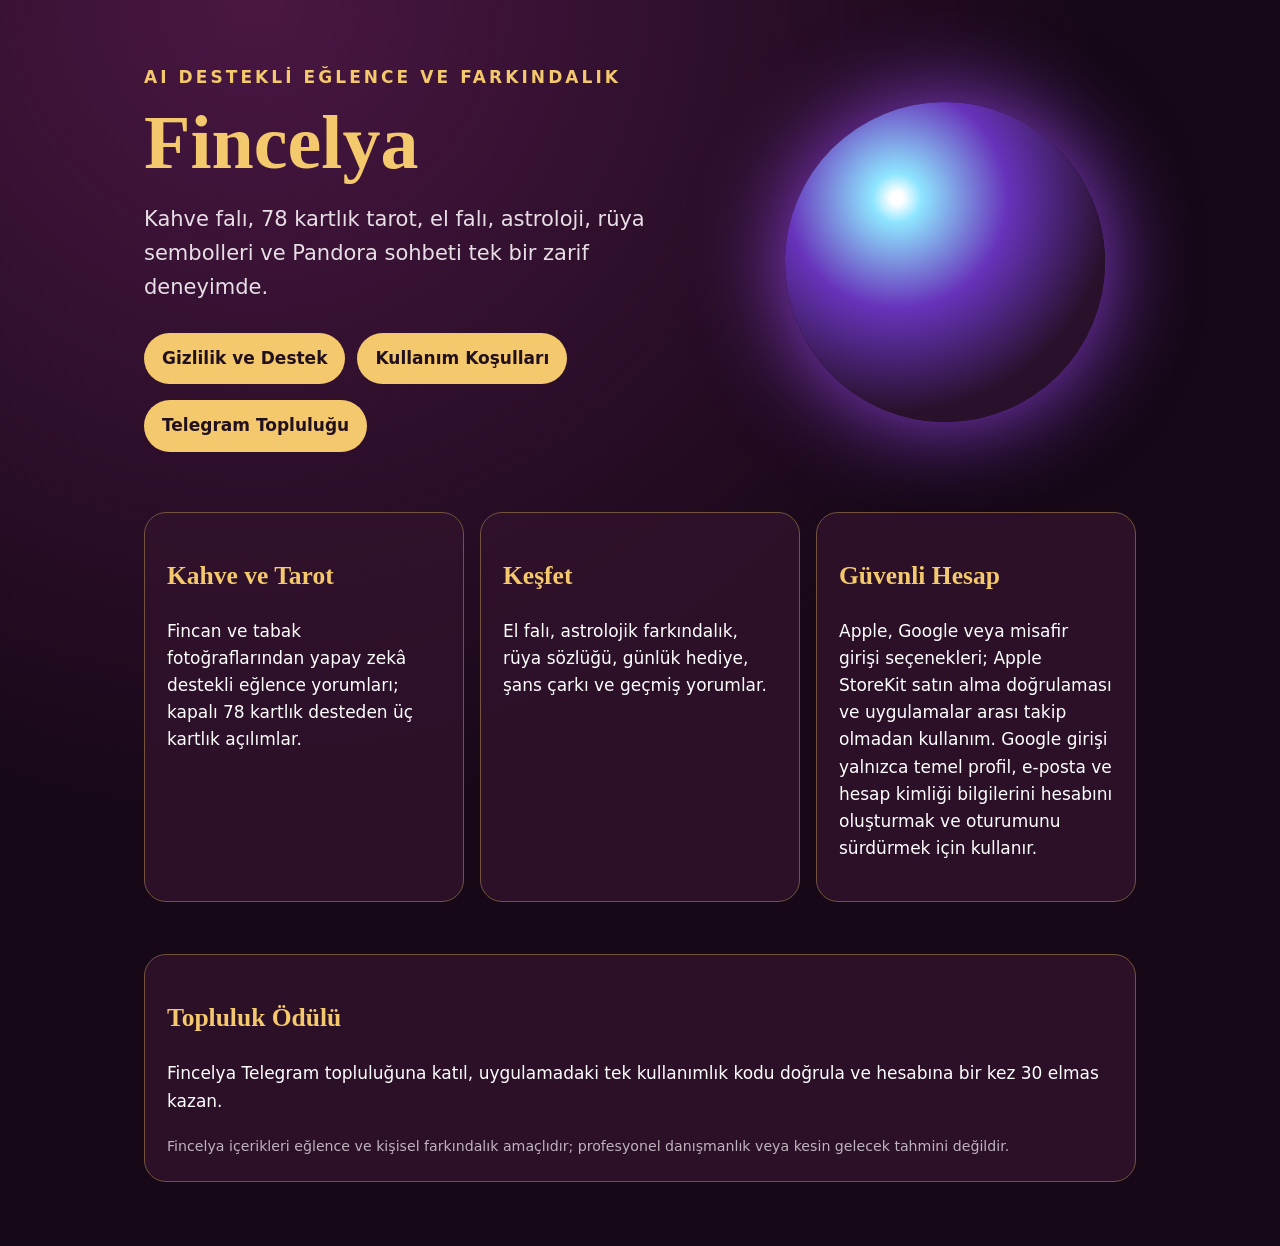
<file: verification/google-domain/MODIFIED_FILE.html>
<!doctype html>
<html lang="tr">
<head>
  <meta charset="utf-8">
  <meta name="viewport" content="width=device-width,initial-scale=1">
  <title>Fincelya - Kahve Falı, Tarot</title>
  <style>
    *{box-sizing:border-box}body{margin:0;background:radial-gradient(circle at 20% 0,#4a1743,#160817 52%);color:#fff;font:17px/1.6 system-ui,-apple-system,sans-serif}
    main{max-width:1040px;margin:auto;padding:64px 24px}.hero{display:grid;grid-template-columns:1.2fr .8fr;gap:38px;align-items:center}.eyebrow{color:#f4c86c;letter-spacing:.18em;text-transform:uppercase;font-weight:700}
    h1,h2{font-family:Georgia,serif;color:#f4c86c}h1{font-size:clamp(42px,7vw,76px);line-height:1.05;margin:.15em 0}.lead{font-size:21px;color:#e8dfe6}.orb{width:min(70vw,320px);aspect-ratio:1;border-radius:50%;margin:auto;background:radial-gradient(circle at 35% 30%,#fff 0 2%,#8ee5ff 8%,#6733bb 36%,#29112c 70%);box-shadow:0 0 90px #8c41dc}
    .grid{display:grid;grid-template-columns:repeat(3,1fr);gap:16px;margin:52px 0}.card{background:#31122ccc;border:1px solid #74543d;border-radius:22px;padding:22px}.links a{display:inline-block;margin:8px 12px 8px 0;padding:12px 18px;border-radius:999px;background:#f4c86c;color:#21101e;text-decoration:none;font-weight:750}
    small{color:#bfb3bd}@media(max-width:720px){.hero{grid-template-columns:1fr}.grid{grid-template-columns:1fr}.orb{width:220px}}
  </style>
</head>
<body><main>
  <section class="hero"><div><div class="eyebrow">AI destekli eğlence ve farkındalık</div><h1>Fincelya</h1><p class="lead">Kahve falı, 78 kartlık tarot, el falı, astroloji, rüya sembolleri ve Pandora sohbeti tek bir zarif deneyimde.</p><div class="links"><a href="privacy.html">Gizlilik ve Destek</a><a href="terms.html">Kullanım Koşulları</a><a href="https://t.me/fincelyasohbet">Telegram Topluluğu</a></div></div><div class="orb" aria-hidden="true"></div></section>
  <section class="grid"><div class="card"><h2>Kahve ve Tarot</h2><p>Fincan ve tabak fotoğraflarından yapay zekâ destekli eğlence yorumları; kapalı 78 kartlık desteden üç kartlık açılımlar.</p></div><div class="card"><h2>Keşfet</h2><p>El falı, astrolojik farkındalık, rüya sözlüğü, günlük hediye, şans çarkı ve geçmiş yorumlar.</p></div><div class="card"><h2>Güvenli Hesap</h2><p>Apple, Google veya misafir girişi seçenekleri; Apple StoreKit satın alma doğrulaması ve uygulamalar arası takip olmadan kullanım. Google girişi yalnızca temel profil, e-posta ve hesap kimliği bilgilerini hesabını oluşturmak ve oturumunu sürdürmek için kullanır.</p></div></section>
  <section class="card"><h2>Topluluk Ödülü</h2><p>Fincelya Telegram topluluğuna katıl, uygulamadaki tek kullanımlık kodu doğrula ve hesabına bir kez 30 elmas kazan.</p><small>Fincelya içerikleri eğlence ve kişisel farkındalık amaçlıdır; profesyonel danışmanlık veya kesin gelecek tahmini değildir.</small></section>
</main></body></html>
</file>
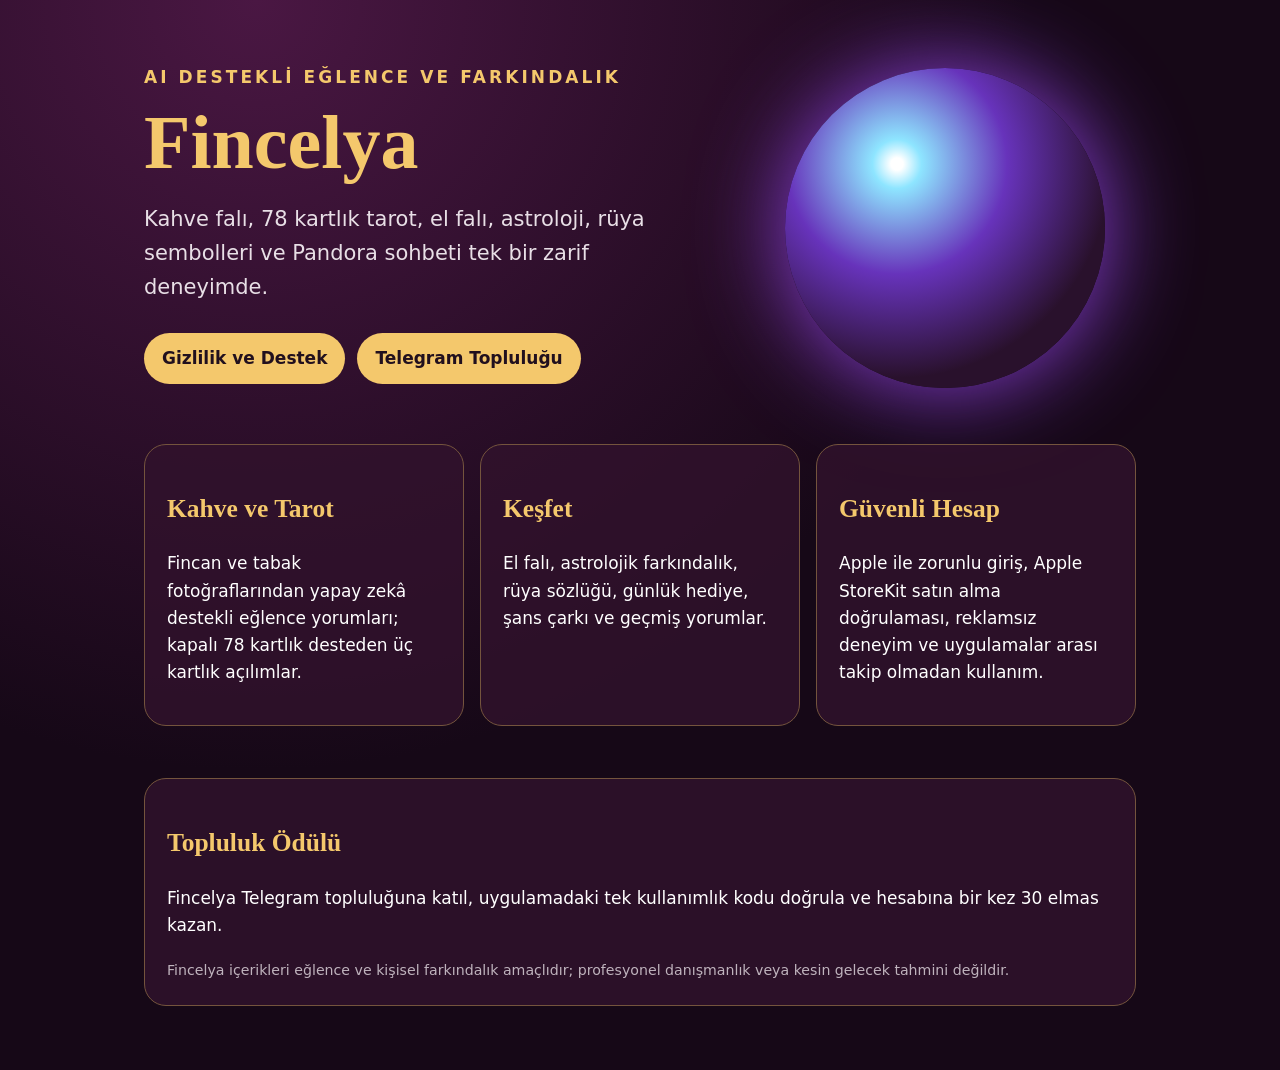
<file: verification/google-domain/ORIGINAL_index.html>
<!doctype html>
<html lang="tr">
<head>
  <meta charset="utf-8">
  <meta name="viewport" content="width=device-width,initial-scale=1">
  <title>Fincelya - Kahve Falı, Tarot</title>
  <style>
    *{box-sizing:border-box}body{margin:0;background:radial-gradient(circle at 20% 0,#4a1743,#160817 52%);color:#fff;font:17px/1.6 system-ui,-apple-system,sans-serif}
    main{max-width:1040px;margin:auto;padding:64px 24px}.hero{display:grid;grid-template-columns:1.2fr .8fr;gap:38px;align-items:center}.eyebrow{color:#f4c86c;letter-spacing:.18em;text-transform:uppercase;font-weight:700}
    h1,h2{font-family:Georgia,serif;color:#f4c86c}h1{font-size:clamp(42px,7vw,76px);line-height:1.05;margin:.15em 0}.lead{font-size:21px;color:#e8dfe6}.orb{width:min(70vw,320px);aspect-ratio:1;border-radius:50%;margin:auto;background:radial-gradient(circle at 35% 30%,#fff 0 2%,#8ee5ff 8%,#6733bb 36%,#29112c 70%);box-shadow:0 0 90px #8c41dc}
    .grid{display:grid;grid-template-columns:repeat(3,1fr);gap:16px;margin:52px 0}.card{background:#31122ccc;border:1px solid #74543d;border-radius:22px;padding:22px}.links a{display:inline-block;margin:8px 12px 8px 0;padding:12px 18px;border-radius:999px;background:#f4c86c;color:#21101e;text-decoration:none;font-weight:750}
    small{color:#bfb3bd}@media(max-width:720px){.hero{grid-template-columns:1fr}.grid{grid-template-columns:1fr}.orb{width:220px}}
  </style>
</head>
<body><main>
  <section class="hero"><div><div class="eyebrow">AI destekli eğlence ve farkındalık</div><h1>Fincelya</h1><p class="lead">Kahve falı, 78 kartlık tarot, el falı, astroloji, rüya sembolleri ve Pandora sohbeti tek bir zarif deneyimde.</p><div class="links"><a href="privacy.html">Gizlilik ve Destek</a><a href="https://t.me/fincelyasohbet">Telegram Topluluğu</a></div></div><div class="orb" aria-hidden="true"></div></section>
  <section class="grid"><div class="card"><h2>Kahve ve Tarot</h2><p>Fincan ve tabak fotoğraflarından yapay zekâ destekli eğlence yorumları; kapalı 78 kartlık desteden üç kartlık açılımlar.</p></div><div class="card"><h2>Keşfet</h2><p>El falı, astrolojik farkındalık, rüya sözlüğü, günlük hediye, şans çarkı ve geçmiş yorumlar.</p></div><div class="card"><h2>Güvenli Hesap</h2><p>Apple ile zorunlu giriş, Apple StoreKit satın alma doğrulaması, reklamsız deneyim ve uygulamalar arası takip olmadan kullanım.</p></div></section>
  <section class="card"><h2>Topluluk Ödülü</h2><p>Fincelya Telegram topluluğuna katıl, uygulamadaki tek kullanımlık kodu doğrula ve hesabına bir kez 30 elmas kazan.</p><small>Fincelya içerikleri eğlence ve kişisel farkındalık amaçlıdır; profesyonel danışmanlık veya kesin gelecek tahmini değildir.</small></section>
</main></body></html>
</file>
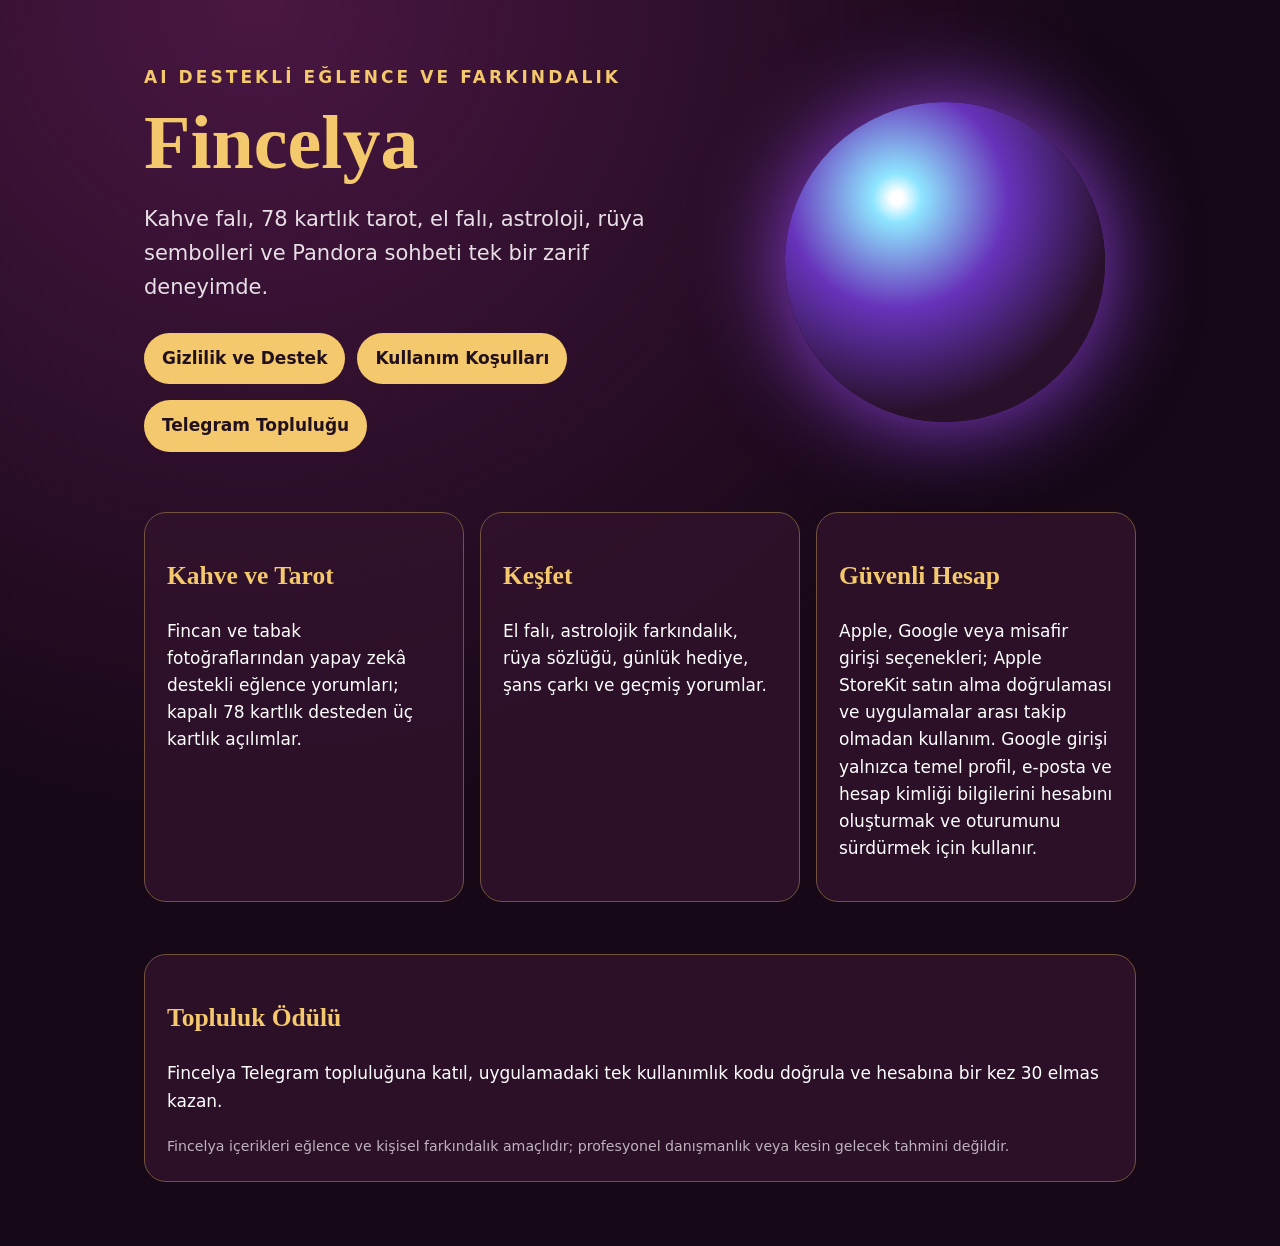
<file: verification/site-redesign/ORIGINAL_index.html>
﻿<!doctype html>
<html lang="tr">
<head>
  <meta charset="utf-8">
  <meta name="viewport" content="width=device-width,initial-scale=1">
  <title>Fincelya - Kahve Falı, Tarot</title>
  <style>
    *{box-sizing:border-box}body{margin:0;background:radial-gradient(circle at 20% 0,#4a1743,#160817 52%);color:#fff;font:17px/1.6 system-ui,-apple-system,sans-serif}
    main{max-width:1040px;margin:auto;padding:64px 24px}.hero{display:grid;grid-template-columns:1.2fr .8fr;gap:38px;align-items:center}.eyebrow{color:#f4c86c;letter-spacing:.18em;text-transform:uppercase;font-weight:700}
    h1,h2{font-family:Georgia,serif;color:#f4c86c}h1{font-size:clamp(42px,7vw,76px);line-height:1.05;margin:.15em 0}.lead{font-size:21px;color:#e8dfe6}.orb{width:min(70vw,320px);aspect-ratio:1;border-radius:50%;margin:auto;background:radial-gradient(circle at 35% 30%,#fff 0 2%,#8ee5ff 8%,#6733bb 36%,#29112c 70%);box-shadow:0 0 90px #8c41dc}
    .grid{display:grid;grid-template-columns:repeat(3,1fr);gap:16px;margin:52px 0}.card{background:#31122ccc;border:1px solid #74543d;border-radius:22px;padding:22px}.links a{display:inline-block;margin:8px 12px 8px 0;padding:12px 18px;border-radius:999px;background:#f4c86c;color:#21101e;text-decoration:none;font-weight:750}
    small{color:#bfb3bd}@media(max-width:720px){.hero{grid-template-columns:1fr}.grid{grid-template-columns:1fr}.orb{width:220px}}
  </style>
</head>
<body><main>
  <section class="hero"><div><div class="eyebrow">AI destekli eğlence ve farkındalık</div><h1>Fincelya</h1><p class="lead">Kahve falı, 78 kartlık tarot, el falı, astroloji, rüya sembolleri ve Pandora sohbeti tek bir zarif deneyimde.</p><div class="links"><a href="privacy.html">Gizlilik ve Destek</a><a href="terms.html">Kullanım Koşulları</a><a href="https://t.me/fincelyasohbet">Telegram Topluluğu</a></div></div><div class="orb" aria-hidden="true"></div></section>
  <section class="grid"><div class="card"><h2>Kahve ve Tarot</h2><p>Fincan ve tabak fotoğraflarından yapay zekâ destekli eğlence yorumları; kapalı 78 kartlık desteden üç kartlık açılımlar.</p></div><div class="card"><h2>Keşfet</h2><p>El falı, astrolojik farkındalık, rüya sözlüğü, günlük hediye, şans çarkı ve geçmiş yorumlar.</p></div><div class="card"><h2>Güvenli Hesap</h2><p>Apple, Google veya misafir girişi seçenekleri; Apple StoreKit satın alma doğrulaması ve uygulamalar arası takip olmadan kullanım. Google girişi yalnızca temel profil, e-posta ve hesap kimliği bilgilerini hesabını oluşturmak ve oturumunu sürdürmek için kullanır.</p></div></section>
  <section class="card"><h2>Topluluk Ödülü</h2><p>Fincelya Telegram topluluğuna katıl, uygulamadaki tek kullanımlık kodu doğrula ve hesabına bir kez 30 elmas kazan.</p><small>Fincelya içerikleri eğlence ve kişisel farkındalık amaçlıdır; profesyonel danışmanlık veya kesin gelecek tahmini değildir.</small></section>
</main></body></html>
</file>
<file: styles.css>
:root{--bg:#10030f;--panel:#261025;--gold:#f8ca67;--gold2:#ffac39;--cream:#fff8ee;--muted:#bcaebb;--line:rgba(248,202,103,.22);--purple:#7c35d8}*{box-sizing:border-box}html{scroll-behavior:smooth}body{margin:0;background:var(--bg);color:var(--cream);font:16px/1.65 Inter,ui-sans-serif,-apple-system,"Segoe UI",sans-serif;overflow-x:hidden}.aurora{position:fixed;inset:0;z-index:-1;background:radial-gradient(800px 520px at 85% -5%,rgba(116,43,190,.35),transparent 70%),radial-gradient(650px 500px at -10% 38%,rgba(190,36,107,.2),transparent 72%),linear-gradient(180deg,#170519,#0b030b 65%,#110510)}.shell{width:min(1180px,calc(100% - 40px));margin:auto}.site-header{height:86px;width:min(1240px,calc(100% - 40px));margin:auto;display:flex;align-items:center;justify-content:space-between;border-bottom:1px solid rgba(255,255,255,.07);position:relative;z-index:4}.brand{display:flex;align-items:center;gap:12px;color:#fff;text-decoration:none;font:700 26px Georgia,serif}.brand img{width:46px;height:46px;border-radius:14px;object-fit:cover;box-shadow:0 0 22px rgba(149,61,226,.38)}.brand em{color:var(--gold);font-style:normal;font-weight:500}.site-header nav{display:flex;align-items:center;gap:30px}.site-header nav a{color:#cfc1cc;text-decoration:none;font-size:14px;font-weight:650}.site-header nav a:hover,.site-header nav a.active{color:#fff}.nav-cta{padding:10px 17px;border:1px solid var(--line);border-radius:999px;background:rgba(255,255,255,.04)}.hero{min-height:680px;display:grid;grid-template-columns:1.1fr .9fr;align-items:center;gap:60px;padding:70px 0 85px}.badge{display:inline-flex;align-items:center;gap:9px;padding:8px 13px;border:1px solid var(--line);border-radius:999px;background:rgba(248,202,103,.06);color:var(--gold);font-size:12px;font-weight:800;letter-spacing:.13em;text-transform:uppercase}.hero h1,.legal-hero h1{font:700 clamp(58px,8vw,104px)/.96 Georgia,serif;letter-spacing:-.05em;margin:25px 0;color:#fff}.hero h1 span{background:linear-gradient(100deg,var(--gold),#fff0b7 55%,var(--gold2));-webkit-background-clip:text;background-clip:text;color:transparent}.hero-copy>p{max-width:650px;color:#c7b9c4;font-size:19px}.actions{display:flex;flex-wrap:wrap;gap:12px;margin:30px 0}.button{display:inline-flex;align-items:center;justify-content:center;min-height:52px;padding:0 22px;border-radius:15px;text-decoration:none;font-weight:800;transition:.2s}.button:hover{transform:translateY(-2px)}.primary{color:#23121c;background:linear-gradient(135deg,#ffe08d,var(--gold2));box-shadow:0 12px 34px rgba(255,173,57,.18)}.ghost{color:#fff;border:1px solid rgba(255,255,255,.13);background:rgba(255,255,255,.04)}.trust{display:flex;flex-wrap:wrap;gap:18px;color:#9f919e;font-size:13px}.hero-visual{position:relative;display:grid;place-items:center;min-height:500px}.halo{position:absolute;width:440px;height:440px;border-radius:50%;background:radial-gradient(circle,rgba(109,41,181,.52),rgba(191,48,125,.12) 44%,transparent 70%);filter:blur(12px)}.phone-card{position:relative;width:min(360px,90vw);padding:17px;border:1px solid rgba(248,202,103,.35);border-radius:42px;background:linear-gradient(145deg,rgba(62,18,58,.94),rgba(21,6,21,.96));box-shadow:0 35px 80px rgba(0,0,0,.48),inset 0 1px rgba(255,255,255,.12);transform:rotate(2deg)}.phone-card>img{width:100%;aspect-ratio:1.04;object-fit:cover;border-radius:27px}.phone-top{display:flex;justify-content:space-between;padding:1px 9px 14px;font:700 16px Georgia,serif}.phone-top span:last-child,.kicker,.mini,.reading small{color:var(--gold)}.reading{padding:20px 10px 10px}.reading small,.mini,.kicker{display:block;font-size:11px;font-weight:850;letter-spacing:.17em}.reading strong{display:block;font:700 25px Georgia,serif;margin:7px 0 1px}.reading p{margin:0;color:#a99aa6}.metrics{display:grid;grid-template-columns:repeat(4,1fr);border:1px solid var(--line);border-radius:22px;background:rgba(255,255,255,.035)}.metrics div{padding:23px 30px;border-right:1px solid rgba(255,255,255,.07)}.metrics div:last-child{border:0}.metrics strong{font:700 28px Georgia,serif;color:var(--gold);margin-right:9px}.metrics span{color:#aa9ca8;font-size:13px}.section{padding:110px 0}.section-head{display:flex;justify-content:space-between;align-items:end;margin-bottom:34px}.section-head h2,.account h2,.community h2{font:700 clamp(34px,5vw,52px)/1.1 Georgia,serif;margin:8px 0}.section-head p{max-width:330px;color:#9f919d}.feature-grid{display:grid;grid-template-columns:repeat(3,1fr);gap:16px}.feature{min-height:270px;padding:28px;border:1px solid rgba(255,255,255,.08);border-radius:26px;background:linear-gradient(150deg,rgba(49,17,47,.92),rgba(25,9,25,.9));transition:.25s}.feature:hover{transform:translateY(-5px);border-color:var(--line)}.feature.featured{border-color:rgba(248,202,103,.3);background:linear-gradient(145deg,rgba(103,28,88,.86),rgba(35,10,34,.9))}.icon{width:56px;height:56px;border-radius:18px;display:grid;place-items:center;margin-bottom:31px;background:linear-gradient(135deg,#6d2dae,#c23d8a);font-size:25px;box-shadow:0 12px 35px rgba(99,34,151,.28)}.feature h3{font:700 27px Georgia,serif;margin:7px 0}.feature p,.account p,.community p{color:#ad9fab}.account{display:grid;grid-template-columns:1fr .82fr;gap:80px;align-items:center;padding:75px;border:1px solid var(--line);border-radius:34px;background:radial-gradient(circle at 90% 10%,rgba(119,46,191,.24),transparent 50%),rgba(34,10,33,.9)}.account p{font-size:18px}.text-link{color:var(--gold);font-weight:750;text-decoration:none}.login-preview{padding:29px;border:1px solid rgba(255,255,255,.1);border-radius:28px;background:rgba(11,3,11,.6);box-shadow:0 25px 60px rgba(0,0,0,.25)}.login-logo{text-align:center;margin-bottom:20px}.login-logo img{display:block;width:64px;height:64px;object-fit:cover;border-radius:18px;margin:0 auto 9px}.login-logo strong{font:700 22px Georgia,serif}.mock{height:51px;border-radius:14px;margin:10px 0;display:flex;align-items:center;justify-content:center;font-weight:750}.mock.apple{background:#fff;color:#111}.mock.google,.mock.guest{border:1px solid rgba(255,255,255,.14);background:#281426}.mock.google b{color:#4285f4}.divider{height:30px;text-align:center;position:relative;color:#746773;font-size:12px}.divider:before{content:"";position:absolute;left:0;right:0;top:50%;border-top:1px solid rgba(255,255,255,.08)}.divider span{position:relative;background:#160916;padding:0 12px}.login-preview small{display:block;text-align:center;color:#796d77;margin-top:14px}.community{margin:90px auto;display:grid;grid-template-columns:auto 1fr auto;align-items:center;gap:25px;padding:35px 40px;border:1px solid var(--line);border-radius:27px;background:linear-gradient(120deg,rgba(108,35,98,.5),rgba(26,9,26,.84))}.community h2{font-size:31px;margin:5px 0}.community p{margin:0}.community-icon{width:70px;height:70px;border-radius:22px;display:grid;place-items:center;color:#1d0d17;background:linear-gradient(135deg,var(--gold),var(--gold2));font-size:28px}.community .actions{margin:0}footer{border-top:1px solid rgba(255,255,255,.07);background:rgba(4,1,4,.3);padding:55px 0 25px}.footer-grid{display:grid;grid-template-columns:2fr 1fr 1fr;gap:30px}.footer-grid p{color:#aa9eaa}.footer-grid>div:not(:first-child){display:flex;flex-direction:column;gap:8px}.footer-grid strong{color:var(--gold)}.footer-grid a:not(.brand),.copyright a{color:#9d909b;text-decoration:none}.copyright{display:flex;justify-content:space-between;border-top:1px solid rgba(255,255,255,.06);margin-top:35px;padding-top:20px;color:#a397a2;font-size:12px}.legal-shell{width:min(1120px,calc(100% - 40px));margin:auto;padding:75px 0 100px}.legal-hero{max-width:810px;padding:40px 0 65px}.legal-hero h1{font-size:clamp(50px,7vw,82px);margin-bottom:20px}.legal-hero>p{font-size:19px;color:#bcaeba}.updated{margin-top:15px;color:#827581;font-size:13px}.legal-layout{display:grid;grid-template-columns:220px 1fr;gap:70px;align-items:start}.legal-nav{position:sticky;top:30px;display:flex;flex-direction:column;gap:8px;padding:22px;border-left:1px solid var(--line)}.legal-nav strong{color:var(--gold);font-size:12px;letter-spacing:.12em;text-transform:uppercase}.legal-nav a{color:#968894;text-decoration:none;font-size:14px}.legal-content>section{padding:42px 0;border-bottom:1px solid rgba(255,255,255,.08);scroll-margin-top:30px}.legal-content>section:first-child{padding-top:0}.legal-content h2{font:700 31px Georgia,serif;margin:6px 0 14px}.legal-content h3{font-size:16px;margin:12px 0 4px}.legal-content p,.legal-content li{color:#b4a6b1}.section-number{color:var(--gold);font-size:11px;font-weight:850;letter-spacing:.15em}.policy-highlight{display:flex;gap:22px;padding:30px!important;border:1px solid var(--line)!important;border-radius:25px;background:linear-gradient(135deg,rgba(100,30,93,.55),rgba(35,11,34,.65))}.shield{flex:0 0 55px;height:55px;border-radius:17px;display:grid;place-items:center;background:linear-gradient(135deg,var(--gold),var(--gold2));color:#291322;font-size:24px}.policy-highlight h2,.policy-highlight p{margin-top:0}.data-grid{display:grid;grid-template-columns:1fr 1fr;gap:13px;margin-top:20px}.data-grid>div{padding:21px;border:1px solid rgba(255,255,255,.08);border-radius:18px;background:rgba(255,255,255,.025)}.data-grid b{width:34px;height:34px;border-radius:10px;display:grid;place-items:center;background:rgba(248,202,103,.12);color:var(--gold)}.data-grid p{font-size:14px;margin:5px 0}.check-list{list-style:none;padding:0;display:grid;grid-template-columns:1fr 1fr;gap:11px}.check-list li{position:relative;padding:13px 15px 13px 42px;border-radius:13px;background:rgba(255,255,255,.03)}.check-list li:before{content:"✓";position:absolute;left:16px;color:var(--gold)}.contact-card{display:flex;align-items:center;justify-content:space-between;gap:30px;margin-top:45px;padding:30px!important;border:1px solid var(--line)!important;border-radius:24px;background:rgba(248,202,103,.05)}.contact-card h2{margin-bottom:5px}.contact-card p{margin:0}.contact-card .button{flex:none}
@media(max-width:900px){.hero{grid-template-columns:1fr;text-align:center;padding-top:55px}.hero-copy>p{margin:auto}.actions,.trust{justify-content:center}.feature-grid{grid-template-columns:1fr 1fr}.account{grid-template-columns:1fr;padding:45px}.community{grid-template-columns:auto 1fr}.community .actions{grid-column:1/-1}.legal-layout{grid-template-columns:1fr}.legal-nav{display:none}}
@media(max-width:650px){.site-header{height:auto;padding:15px 0}.site-header nav a:not(.nav-cta){display:none}.hero{min-height:0;padding:55px 0}.hero h1{font-size:54px}.hero-copy>p{font-size:16px}.phone-card{width:min(310px,100%)}.halo{width:320px;height:320px}.metrics{grid-template-columns:1fr 1fr}.metrics div:nth-child(2){border-right:0}.metrics div{padding:18px}.metrics strong,.metrics span{display:block}.section{padding:75px 0}.section-head{display:block}.feature-grid,.data-grid,.check-list{grid-template-columns:1fr}.account{width:calc(100% - 26px);padding:28px}.community{grid-template-columns:1fr;text-align:center;padding:30px 22px}.community-icon{margin:auto}.footer-grid{grid-template-columns:1fr 1fr}.footer-grid>div:first-child{grid-column:1/-1}.copyright{display:block}.legal-shell{width:min(100% - 30px,1120px);padding-top:50px}.legal-hero{padding-bottom:40px}.legal-hero h1{font-size:48px}.policy-highlight{display:block}.shield{margin-bottom:15px}.contact-card{display:block}.contact-card .button{margin-top:18px;width:100%}}

:where(a,button,[tabindex],input,select,textarea):focus-visible{outline:3px solid #ffe08d;outline-offset:4px;border-radius:10px}.anchor{display:block;scroll-margin-top:24px}.language-summary{scroll-margin-top:24px}
@media(max-width:650px){.site-header nav a[href="./"]{display:inline!important}.site-header nav{gap:10px}.site-header nav a{font-size:13px}.site-header .nav-cta{padding:8px 12px}}

.icon svg{width:30px;height:30px;fill:none;stroke:#fff7e8;stroke-width:2.25;stroke-linecap:round;stroke-linejoin:round;filter:drop-shadow(0 2px 8px rgba(255,255,255,.16))}.icon svg use[href$="#tarot"]{stroke-width:2}.auth-logo{width:20px;height:20px;flex:0 0 20px}.apple-logo{fill:#111}.mock{gap:11px}.phone-card>img{image-rendering:auto}.brand img,.login-logo img{image-rendering:auto}

.shield{position:relative;overflow:visible;background:linear-gradient(145deg,#ffe391,#ffad37);box-shadow:0 12px 28px rgba(255,175,55,.24),inset 0 1px 0 rgba(255,255,255,.6)}.shield:after{content:"";position:absolute;inset:-7px;border:1px solid rgba(248,202,103,.22);border-radius:22px}.shield svg{width:33px;height:33px;fill:none;stroke:#35122f;stroke-width:2.6;stroke-linecap:round;stroke-linejoin:round;filter:drop-shadow(0 1px 0 rgba(255,255,255,.45))}.shield svg .spark{fill:#fff3bd;stroke:#7a2d5e;stroke-width:1.5}
.language-switch{display:inline-flex;align-items:center;gap:10px;margin:18px 0 4px;padding:8px 13px;border:1px solid var(--line);border-radius:999px;background:rgba(255,255,255,.035)}.language-switch a{color:#d9cdd6;text-decoration:none;font-weight:750;font-size:14px}.language-switch a:hover{color:var(--gold)}.language-switch span{color:#756873}.multilingual{max-width:850px;margin:auto}.language-document{position:relative;padding:55px 0!important;scroll-margin-top:20px}.language-document+.language-document{margin-top:35px;border-top:1px solid var(--line)}.language-document>h2{font-size:42px;margin-bottom:32px}.language-document>h3{font:700 24px Georgia,serif;color:#fff;margin:36px 0 10px}.language-label{display:inline-flex;padding:5px 9px;border-radius:8px;background:rgba(248,202,103,.12);color:var(--gold);font-size:11px;font-weight:900;letter-spacing:.15em}.language-document .policy-highlight{margin:22px 0 34px}.language-document .shield{font-weight:900;font-size:25px}

.localized-date{color:#a99ca7;font-size:13px;margin:-25px 0 28px}.home-language-links{margin-top:20px}.intro-languages{display:grid;grid-template-columns:repeat(3,1fr);gap:16px;padding:0 0 110px}.intro-languages article{scroll-margin-top:25px;padding:28px;border:1px solid rgba(255,255,255,.08);border-radius:23px;background:linear-gradient(145deg,rgba(57,19,54,.82),rgba(24,8,24,.88))}.intro-languages h2{font:700 25px Georgia,serif;margin:12px 0 8px}.intro-languages p{color:#b4a7b1;margin:0}.footer-grid>div:not(:first-child) a{width:max-content}@media(max-width:800px){.intro-languages{grid-template-columns:1fr;padding-bottom:75px}}

@media (prefers-reduced-motion: reduce){html{scroll-behavior:auto}*,*::before,*::after{animation-duration:.01ms!important;animation-iteration-count:1!important;transition-duration:.01ms!important}.button:hover,.feature:hover,.phone-card{transform:none!important}}
.hero>*{min-width:0}.hero-visual{max-width:100%}.halo{max-width:100%}.badge{white-space:normal;overflow-wrap:anywhere}.feature,.intro-languages article,.legal-content{overflow-wrap:anywhere}.home-language-links a[aria-current="true"]{color:var(--gold);text-decoration:underline;text-underline-offset:5px}
@media(max-width:650px){.hero h1{font-size:clamp(40px,12vw,54px)}.phone-card{width:min(290px,calc(100% - 20px))}.site-header{flex-wrap:wrap;gap:12px}.footer-grid{grid-template-columns:1fr}.footer-grid>div:not(:first-child) a{max-width:100%;overflow-wrap:anywhere}.account,.login-preview{min-width:0}.login-preview{padding:18px}.mock{height:auto;min-height:51px;padding:8px;text-align:center}}
.theme-toggle{display:inline-flex;align-items:center;gap:8px;min-height:40px;padding:7px 13px;border:1px solid var(--line);border-radius:999px;background:rgba(255,255,255,.045);color:#f8eee8;font:700 13px/1 Inter,ui-sans-serif,-apple-system,"Segoe UI",sans-serif;cursor:pointer;transition:.2s ease}.theme-toggle:hover{transform:translateY(-1px);border-color:rgba(248,202,103,.48);background:rgba(248,202,103,.1)}.theme-toggle-icon{display:grid;place-items:center;width:23px;height:23px;border-radius:50%;background:linear-gradient(135deg,var(--gold),var(--gold2));color:#35122f;font-size:14px;box-shadow:0 4px 13px rgba(255,172,57,.22)}.theme-toggle:focus-visible{outline:3px solid rgba(248,202,103,.48);outline-offset:3px}
html[data-theme="light"]{--bg:#fbf4ed;--panel:#fffaf6;--cream:#2d1429;--muted:#725f6d;--line:rgba(123,58,98,.2);--purple:#7729bb}html[data-theme="light"] body{background:#fbf4ed;color:#2d1429}html[data-theme="light"] .aurora{background:radial-gradient(850px 520px at 86% -8%,rgba(149,92,210,.2),transparent 70%),radial-gradient(650px 500px at -10% 38%,rgba(218,91,143,.15),transparent 72%),linear-gradient(180deg,#fffaf6,#f8eee8 66%,#fff9f3)}html[data-theme="light"] .site-header{border-bottom-color:rgba(72,35,62,.12)}html[data-theme="light"] .brand,html[data-theme="light"] .hero h1,html[data-theme="light"] .site-header nav a:hover,html[data-theme="light"] .site-header nav a.active,html[data-theme="light"] .feature h3,html[data-theme="light"] .section-head h2,html[data-theme="light"] .account h2,html[data-theme="light"] .community h2{color:#32142d}html[data-theme="light"] .site-header nav a{color:#674f61}html[data-theme="light"] .hero-copy>p,html[data-theme="light"] .section-head p,html[data-theme="light"] .feature p,html[data-theme="light"] .account p,html[data-theme="light"] .community p,html[data-theme="light"] .intro-languages p,html[data-theme="light"] .reading p{color:#745f6e}html[data-theme="light"] .trust,html[data-theme="light"] .metrics span,html[data-theme="light"] .login-preview small{color:#786573}html[data-theme="light"] .nav-cta,html[data-theme="light"] .ghost,html[data-theme="light"] .language-switch{background:rgba(255,255,255,.62);border-color:rgba(100,50,82,.18);color:#32142d}html[data-theme="light"] .phone-card{background:linear-gradient(145deg,#fffaf7,#f2dfeb);border-color:rgba(137,74,107,.28);box-shadow:0 32px 70px rgba(88,45,71,.18),inset 0 1px #fff}html[data-theme="light"] .metrics{background:rgba(255,255,255,.58);box-shadow:0 14px 38px rgba(85,41,65,.07)}html[data-theme="light"] .metrics div{border-right-color:rgba(79,38,65,.1)}html[data-theme="light"] .feature,html[data-theme="light"] .intro-languages article{background:linear-gradient(150deg,rgba(255,255,255,.95),rgba(248,234,242,.93));border-color:rgba(91,43,75,.13);box-shadow:0 18px 45px rgba(76,35,61,.07)}html[data-theme="light"] .feature.featured{background:linear-gradient(145deg,#fff2f8,#f3e0f2);border-color:rgba(171,94,136,.25)}html[data-theme="light"] .account{background:radial-gradient(circle at 90% 10%,rgba(162,101,214,.16),transparent 52%),rgba(255,251,247,.92);box-shadow:0 24px 55px rgba(83,41,66,.08)}html[data-theme="light"] .login-preview{background:rgba(255,255,255,.78);border-color:rgba(78,35,63,.14);box-shadow:0 25px 60px rgba(80,39,64,.1)}html[data-theme="light"] .mock.google{background:#fff;border-color:rgba(70,34,57,.16);color:#291425}html[data-theme="light"] .divider:before{border-top-color:rgba(66,30,54,.13)}html[data-theme="light"] .divider span{background:#fffaf7}html[data-theme="light"] .community{background:linear-gradient(120deg,rgba(252,224,239,.9),rgba(255,250,246,.94));box-shadow:0 20px 48px rgba(80,38,62,.08)}html[data-theme="light"] footer{background:rgba(255,250,246,.72);border-top-color:rgba(75,35,61,.11)}html[data-theme="light"] .footer-grid p,html[data-theme="light"] .footer-grid a:not(.brand),html[data-theme="light"] .copyright a,html[data-theme="light"] .copyright{color:#705c69}html[data-theme="light"] .theme-toggle{background:#fff;color:#3b1b35;border-color:rgba(103,52,85,.2);box-shadow:0 8px 20px rgba(78,35,62,.08)}
@media(max-width:760px){.theme-toggle-label{display:none}.theme-toggle{padding:7px}.site-header nav{gap:8px}}

/* Refined daylight palette: stronger contrast and artwork that belongs to the light surface. */
html[data-theme="light"]{--gold:#9b5b12;--gold2:#d47a22;--line:rgba(91,38,72,.22)}
html[data-theme="light"] .aurora{background:radial-gradient(820px 500px at 88% -6%,rgba(182,126,213,.18),transparent 68%),radial-gradient(620px 470px at -8% 36%,rgba(232,153,183,.16),transparent 70%),linear-gradient(180deg,#fffaf5,#f9efe8 66%,#fffaf6)}
html[data-theme="light"] .hero h1 span{background:linear-gradient(100deg,#8f4f0d,#c77820 52%,#75365f);-webkit-background-clip:text;background-clip:text;color:transparent}
html[data-theme="light"] .badge,html[data-theme="light"] .kicker,html[data-theme="light"] .mini,html[data-theme="light"] .reading small{color:#85460b}
html[data-theme="light"] .primary{color:#2b1125;background:linear-gradient(135deg,#ffd77b,#eda23e);box-shadow:0 12px 30px rgba(171,94,21,.2)}
html[data-theme="light"] .brand img,html[data-theme="light"] .login-logo img{padding:3px;background:linear-gradient(145deg,#fff,#f6e8dc);border:1px solid rgba(128,66,32,.28);box-shadow:0 8px 22px rgba(73,30,58,.16),0 0 0 3px rgba(255,255,255,.72);filter:saturate(1.08) contrast(1.06)}
html[data-theme="light"] .phone-card>img{border:1px solid rgba(126,63,95,.18);box-shadow:0 16px 35px rgba(70,28,56,.16);filter:saturate(.92) contrast(1.05) brightness(1.04)}
html[data-theme="light"] .icon{background:linear-gradient(145deg,#fff4e4,#ead8f4);border:1px solid rgba(120,62,100,.2);box-shadow:0 12px 28px rgba(96,44,82,.12)}
html[data-theme="light"] .icon svg{stroke:#5c2450;filter:none}
html[data-theme="light"] .feature.featured .icon{background:linear-gradient(145deg,#ffe4bc,#eed9f4);border-color:rgba(151,82,43,.28)}
html[data-theme="light"] .community-icon{color:#4b203d;background:linear-gradient(135deg,#ffd98b,#efa248);box-shadow:0 10px 24px rgba(155,83,22,.18)}
html[data-theme="light"] .theme-toggle-icon{background:linear-gradient(135deg,#542148,#8b3f70);color:#fff7ed;box-shadow:0 4px 13px rgba(83,32,69,.2)}
html[data-theme="light"] .phone-top span:last-child,html[data-theme="light"] .text-link,html[data-theme="light"] .footer-grid strong{color:#8b4b0d}
html[data-theme="light"] .language-switch a{color:#58304c}
html[data-theme="light"] .legal-hero h1,html[data-theme="light"] .legal-content h2,html[data-theme="light"] .legal-content h3{color:#32142d}
html[data-theme="light"] .legal-hero>p,html[data-theme="light"] .legal-content p,html[data-theme="light"] .legal-content li,html[data-theme="light"] .updated{color:#6f5a69}
html[data-theme="light"] .legal-content>section{border-bottom-color:rgba(74,32,60,.13)}
html[data-theme="light"] .legal-nav{border-left-color:rgba(91,38,72,.22)}
html[data-theme="light"] .legal-nav a{color:#684f60}
html[data-theme="light"] .policy-highlight{background:linear-gradient(135deg,#fff0f7,#f5e5f2);box-shadow:0 16px 38px rgba(76,35,61,.07)}
html[data-theme="light"] .data-grid>div,html[data-theme="light"] .check-list li{background:rgba(255,255,255,.72);border-color:rgba(86,39,70,.13);box-shadow:0 8px 22px rgba(76,35,61,.05)}
html[data-theme="light"] .contact-card{background:#fff8ec;box-shadow:0 14px 34px rgba(99,50,29,.07)}
html[data-theme="light"] .shield,html[data-theme="light"] .data-grid b{color:#512044}

/* Professional interface polish: restrained iconography, clearer hierarchy, richer controls. */
:root{--shadow-soft:0 14px 38px rgba(0,0,0,.18);--shadow-deep:0 24px 64px rgba(0,0,0,.3)}
.brand img{border:1px solid rgba(248,202,103,.34);padding:2px;background:linear-gradient(145deg,#42103e,#190718);box-shadow:0 10px 28px rgba(149,61,226,.28),0 0 0 3px rgba(248,202,103,.06)}
.badge{position:relative;isolation:isolate;padding:9px 15px;background:linear-gradient(135deg,rgba(248,202,103,.1),rgba(124,53,216,.06));box-shadow:inset 0 1px rgba(255,255,255,.06)}
.badge svg{width:16px;height:16px;fill:var(--gold);stroke:var(--gold);stroke-width:1.1;filter:drop-shadow(0 2px 6px rgba(248,202,103,.3))}
.button{gap:10px;border:1px solid transparent;letter-spacing:.01em;box-shadow:inset 0 1px rgba(255,255,255,.2)}
.button-icon{width:18px;height:18px;fill:none;stroke:currentColor;stroke-width:2;stroke-linecap:round;stroke-linejoin:round;transition:transform .2s ease}.button:hover .button-icon{transform:translateX(3px)}
.trust{gap:10px}.trust span{display:inline-flex;align-items:center;gap:7px;padding:7px 10px;border:1px solid rgba(255,255,255,.07);border-radius:999px;background:rgba(255,255,255,.025)}.trust svg{width:16px;height:16px;fill:none;stroke:var(--gold);stroke-width:2;stroke-linecap:round;stroke-linejoin:round}
.theme-toggle{width:42px;height:42px;min-height:42px;padding:0;justify-content:center;border-radius:13px;box-shadow:inset 0 1px rgba(255,255,255,.08),0 8px 22px rgba(0,0,0,.12)}.theme-toggle-icon{width:27px;height:27px;font-size:15px}
.language-switch{gap:6px;padding:6px;background:rgba(255,255,255,.025);box-shadow:inset 0 1px rgba(255,255,255,.05)}.language-switch a{padding:5px 9px;border-radius:999px;transition:.2s}.language-switch a:hover,.language-switch a[aria-current="true"]{background:rgba(248,202,103,.12);text-decoration:none}.language-switch span{font-size:10px}
.feature{position:relative;overflow:hidden;box-shadow:inset 0 1px rgba(255,255,255,.045),var(--shadow-soft)}.feature:after{content:"";position:absolute;inset:auto -45px -65px auto;width:150px;height:150px;border-radius:50%;background:radial-gradient(circle,rgba(124,53,216,.13),transparent 70%);pointer-events:none}
.icon{position:relative;width:58px;height:58px;border:1px solid rgba(255,255,255,.1);background:linear-gradient(145deg,#7331bd,#b73783);box-shadow:0 12px 30px rgba(99,34,151,.24),inset 0 1px rgba(255,255,255,.18)}.icon:after{content:"";position:absolute;inset:5px;border:1px solid rgba(255,255,255,.08);border-radius:13px}.icon svg{position:relative;z-index:1}
.login-preview{position:relative;overflow:hidden}.login-preview:before{content:"";position:absolute;left:10%;right:10%;top:-60px;height:110px;background:radial-gradient(ellipse,rgba(248,202,103,.16),transparent 70%)}.login-logo{position:relative}.login-logo img{width:68px;height:68px;padding:3px;border:1px solid rgba(248,202,103,.32);background:#fff8f0;box-shadow:0 12px 30px rgba(0,0,0,.22),0 0 0 4px rgba(248,202,103,.07)}.mock{position:relative;transition:.2s;border:1px solid transparent}.mock.apple{box-shadow:0 10px 28px rgba(0,0,0,.15)}.mock.google{background:rgba(255,255,255,.035)}
.community{position:relative;overflow:hidden;box-shadow:var(--shadow-soft),inset 0 1px rgba(255,255,255,.06)}.community:after{content:"";position:absolute;right:14%;top:-85px;width:220px;height:220px;border-radius:50%;background:radial-gradient(circle,rgba(248,202,103,.12),transparent 70%);pointer-events:none}.community>*{position:relative;z-index:1}.community-icon{border:1px solid rgba(255,255,255,.26);box-shadow:0 14px 34px rgba(255,172,57,.2),inset 0 1px rgba(255,255,255,.4)}.community-icon svg{width:40px;height:40px;fill:none;stroke:#35122f;stroke-width:1.7;stroke-linecap:round;stroke-linejoin:round}
.nav-cta{box-shadow:inset 0 1px rgba(255,255,255,.05)}
html[data-theme="light"] .trust span{background:rgba(255,255,255,.72);border-color:rgba(100,50,82,.13);box-shadow:0 7px 18px rgba(72,32,59,.05)}html[data-theme="light"] .trust svg{stroke:#925111}html[data-theme="light"] .badge{background:linear-gradient(135deg,#fff8eb,#fff2f7);box-shadow:0 8px 22px rgba(93,43,69,.06)}html[data-theme="light"] .language-switch{background:rgba(255,255,255,.72)}html[data-theme="light"] .language-switch a:hover,html[data-theme="light"] .language-switch a[aria-current="true"]{background:#f6e2cf}html[data-theme="light"] .feature{box-shadow:inset 0 1px #fff,0 18px 45px rgba(76,35,61,.07)}html[data-theme="light"] .login-logo img{background:#fff;border-color:rgba(128,66,32,.25)}html[data-theme="light"] .community-icon svg{stroke:#4b203d}
@media(max-width:650px){.trust{gap:7px}.trust span{font-size:12px;padding:6px 8px}.language-switch{width:100%;justify-content:center}.community .actions{display:grid;grid-template-columns:1fr 1fr;width:100%}.community .button{padding:0 14px}}

/* Authentication card refinement */
.login-preview{padding:34px;border-color:rgba(248,202,103,.18);background:linear-gradient(155deg,rgba(42,15,40,.86),rgba(13,5,14,.78));box-shadow:0 30px 72px rgba(0,0,0,.3),inset 0 1px rgba(255,255,255,.08)}
.login-preview:after{content:"";position:absolute;inset:0;border-radius:inherit;pointer-events:none;background:linear-gradient(120deg,rgba(255,255,255,.045),transparent 36%)}
.login-preview>*{position:relative;z-index:1}.login-logo{display:grid;justify-items:center;margin-bottom:25px}.login-logo-frame{display:grid;place-items:center;width:78px;height:78px;margin-bottom:12px;border:1px solid rgba(248,202,103,.36);border-radius:24px;background:linear-gradient(145deg,rgba(255,255,255,.12),rgba(248,202,103,.04));box-shadow:0 16px 36px rgba(0,0,0,.28),0 0 0 5px rgba(248,202,103,.055)}.login-logo-frame img{width:66px;height:66px;margin:0;padding:0;border:0;border-radius:19px;box-shadow:none}.login-logo strong{font:700 25px/1 Georgia,serif;letter-spacing:-.02em}.login-logo strong em{color:var(--gold);font-style:normal;font-weight:500}.login-eyebrow{margin-top:7px;color:#9d8b99;font-size:9px;font-weight:850;letter-spacing:.2em}
.login-preview .mock{height:56px;margin:11px 0;border-radius:16px;font-size:15px;font-weight:750;letter-spacing:-.01em;box-shadow:none}.login-preview .mock.apple{border-color:rgba(255,255,255,.88);box-shadow:0 12px 26px rgba(0,0,0,.14)}.login-preview .mock.google{border-color:rgba(248,202,103,.18);background:rgba(255,255,255,.045)}.login-preview .mock:hover{transform:translateY(-1px)}.login-preview .auth-logo{width:21px;height:21px;flex-basis:21px}.login-preview .divider{height:34px;display:grid;place-items:center}.login-preview .divider:before{border-top-color:rgba(248,202,103,.14)}.login-preview .divider span{padding:1px 12px;border:1px solid rgba(248,202,103,.1);border-radius:999px;background:#160916;color:#9c8997;font-size:10px}.login-preview>small{margin-top:17px;color:#8f7f8c;font-size:12px}
html[data-theme="light"] .login-preview{background:linear-gradient(155deg,rgba(255,255,255,.96),rgba(251,244,247,.92));border-color:rgba(99,45,78,.16);box-shadow:0 30px 70px rgba(74,34,59,.12),inset 0 1px #fff}html[data-theme="light"] .login-logo-frame{background:linear-gradient(145deg,#fff,#f8e9f1);border-color:rgba(150,86,47,.26);box-shadow:0 14px 32px rgba(72,32,56,.12),0 0 0 5px rgba(255,255,255,.7)}html[data-theme="light"] .login-logo-frame img{padding:0;border:0;box-shadow:none}html[data-theme="light"] .login-logo strong em{color:#98540d}html[data-theme="light"] .login-eyebrow{color:#806876}html[data-theme="light"] .login-preview .mock.apple{border-color:rgba(66,30,53,.09);box-shadow:0 12px 28px rgba(67,29,51,.1)}html[data-theme="light"] .login-preview .mock.google{border-color:rgba(80,35,62,.16);background:#fff;box-shadow:0 8px 20px rgba(67,29,51,.045)}html[data-theme="light"] .login-preview .divider span{background:#fff9f6;border-color:rgba(91,42,67,.1);color:#795f6e}html[data-theme="light"] .login-preview>small{color:#806c78}
@media(max-width:650px){.login-preview{padding:24px 18px}.login-logo-frame{width:72px;height:72px}.login-logo-frame img{width:60px;height:60px}.login-preview .mock{min-height:54px}}

/* Authentication controls: stronger visibility and a cleaner separator. */
.login-logo{margin-bottom:26px}.login-eyebrow{display:none}.login-preview .mock{position:relative;isolation:isolate;height:60px;border-width:1.5px;font-size:16px;font-weight:800;box-shadow:0 13px 30px rgba(0,0,0,.2);transition:transform .2s ease,box-shadow .2s ease,border-color .2s ease}.login-preview .mock.apple{background:#fff;color:#160f14;border-color:#fff;box-shadow:0 14px 32px rgba(0,0,0,.24)}.login-preview .mock.google{color:#fff8ee;border-color:rgba(248,202,103,.42);background:linear-gradient(135deg,rgba(72,24,66,.96),rgba(39,13,38,.96));box-shadow:0 13px 30px rgba(0,0,0,.2),inset 0 1px rgba(255,255,255,.08)}.login-preview .mock:hover{transform:translateY(-2px);box-shadow:0 17px 36px rgba(0,0,0,.27)}.login-preview .mock:after{content:"";position:absolute;inset:4px;border:1px solid rgba(255,255,255,.055);border-radius:12px;pointer-events:none}.login-preview .mock.apple:after{border-color:rgba(31,15,25,.05)}.login-preview .auth-logo{width:23px;height:23px;flex-basis:23px}
.login-preview .divider{height:38px;grid-template-columns:1fr auto 1fr;gap:12px}.login-preview .divider:before{display:none}.login-preview .divider:after,.login-preview .divider span:before{content:"";display:block;height:1px;background:linear-gradient(90deg,transparent,rgba(248,202,103,.28))}.login-preview .divider:after{background:linear-gradient(90deg,rgba(248,202,103,.28),transparent)}.login-preview .divider span{display:flex;align-items:center;gap:10px;padding:0;border:0;background:transparent;color:#9c8997;font-size:9px;font-weight:800;letter-spacing:.16em}.login-preview .divider span:before{display:none}
html[data-theme="light"] .login-preview .mock.apple{border-color:#fff;background:#1f1720;color:#fff;box-shadow:0 14px 32px rgba(54,24,45,.19)}html[data-theme="light"] .login-preview .apple-logo{fill:#fff}html[data-theme="light"] .login-preview .mock.apple:after{border-color:rgba(255,255,255,.08)}html[data-theme="light"] .login-preview .mock.google{color:#281523;border-color:rgba(83,37,64,.26);background:#fff;box-shadow:0 12px 27px rgba(66,29,50,.1)}html[data-theme="light"] .login-preview .divider span{background:transparent;border:0;color:#745d6b}html[data-theme="light"] .login-preview .divider:after,html[data-theme="light"] .login-preview .divider span:before{background:linear-gradient(90deg,rgba(89,39,67,.2),transparent)}
@media(max-width:650px){.login-preview .mock{height:58px;font-size:15px}}

/* Keep the OR separator completely unframed. */
.login-preview .divider span,html[data-theme="light"] .login-preview .divider span{border:0!important;border-radius:0!important;background:transparent!important;box-shadow:none!important;outline:0!important;padding:0!important}

/* Minimal divider and professional theme control. */
.login-preview .divider{display:block;height:29px;position:relative}.login-preview .divider:before{display:block!important;content:"";position:absolute;left:0;right:0;top:50%;height:1px;border:0;background:linear-gradient(90deg,transparent,rgba(248,202,103,.28) 18%,rgba(248,202,103,.28) 82%,transparent)}.login-preview .divider:after,.login-preview .divider span{display:none!important}html[data-theme="light"] .login-preview .divider:before{background:linear-gradient(90deg,transparent,rgba(89,39,67,.2) 18%,rgba(89,39,67,.2) 82%,transparent)}
.theme-toggle{position:relative;width:44px;height:44px;border-radius:14px;border:1px solid rgba(248,202,103,.28);background:linear-gradient(145deg,rgba(255,255,255,.08),rgba(248,202,103,.035));box-shadow:inset 0 1px rgba(255,255,255,.1),0 8px 22px rgba(0,0,0,.2)}.theme-toggle:before{content:"";position:absolute;inset:4px;border:1px solid rgba(255,255,255,.06);border-radius:10px}.theme-toggle-icon{position:relative;width:29px;height:29px;background:linear-gradient(145deg,#ffe08d,#e8962f);box-shadow:0 5px 15px rgba(255,172,57,.25),inset 0 1px rgba(255,255,255,.55)}.theme-toggle-icon svg{width:19px;height:19px;fill:none;stroke:#3b1732;stroke-width:1.8;stroke-linecap:round}.theme-toggle[data-mode="light"] .theme-orb{fill:#3b1732;stroke:#3b1732}.theme-toggle[data-mode="light"] .theme-ray{opacity:1}.theme-toggle[data-mode="dark"] .theme-orb{fill:#3b1732;stroke:#3b1732}.theme-toggle[data-mode="dark"] .theme-ray{opacity:1}.theme-toggle:hover{transform:translateY(-1px);border-color:rgba(248,202,103,.55);box-shadow:inset 0 1px rgba(255,255,255,.12),0 11px 26px rgba(0,0,0,.24)}
html[data-theme="light"] .theme-toggle{border-color:rgba(92,39,70,.18);background:linear-gradient(145deg,#fff,#f7eaf1);box-shadow:inset 0 1px #fff,0 9px 22px rgba(76,35,61,.1)}html[data-theme="light"] .theme-toggle:before{border-color:rgba(84,35,66,.07)}html[data-theme="light"] .theme-toggle-icon{background:linear-gradient(145deg,#542148,#79335f);box-shadow:0 5px 14px rgba(83,32,69,.22),inset 0 1px rgba(255,255,255,.18)}html[data-theme="light"] .theme-toggle-icon svg{stroke:#fff8ed}html[data-theme="light"] .theme-toggle[data-mode="light"] .theme-orb{fill:none;stroke:#fff8ed}html[data-theme="light"] .theme-toggle[data-mode="light"] .theme-ray{opacity:0}html[data-theme="light"] .theme-toggle[data-mode="light"] svg{transform:rotate(-18deg)}

/* Matched professional theme controls. The icon previews the target mode. */
.theme-toggle{width:46px;height:42px;min-height:42px;padding:0;border-radius:999px;border:1px solid rgba(248,202,103,.28);background:linear-gradient(145deg,rgba(55,18,51,.96),rgba(28,9,29,.96));box-shadow:inset 0 1px rgba(255,255,255,.11),0 8px 24px rgba(0,0,0,.24);overflow:hidden}.theme-toggle:before{inset:3px;border-radius:999px;border-color:rgba(255,255,255,.07)}.theme-toggle-icon{width:32px;height:32px;border-radius:50%;background:linear-gradient(145deg,#fff3c0,#efb958);border:1px solid rgba(255,255,255,.52);box-shadow:0 5px 14px rgba(238,174,64,.28),inset 0 1px rgba(255,255,255,.7);transition:transform .25s ease,background .25s ease}.theme-toggle-icon svg{width:18px;height:18px;fill:none;stroke:#4a233e;stroke-width:1.75;stroke-linecap:round;stroke-linejoin:round;transition:transform .25s ease}.theme-toggle .theme-moon{fill:none}.theme-toggle .theme-sun,.theme-toggle .theme-rays{display:none}.theme-toggle:hover .theme-toggle-icon{transform:scale(1.05)}
html[data-theme="light"] .theme-toggle{border-color:rgba(93,41,70,.2);background:linear-gradient(145deg,#fff,#f4e6ed);box-shadow:inset 0 1px #fff,0 8px 22px rgba(76,35,61,.11)}html[data-theme="light"] .theme-toggle:before{border-color:rgba(84,35,66,.07)}html[data-theme="light"] .theme-toggle-icon{background:linear-gradient(145deg,#552249,#321229);border-color:rgba(255,255,255,.14);box-shadow:0 5px 14px rgba(83,32,69,.2),inset 0 1px rgba(255,255,255,.16)}html[data-theme="light"] .theme-toggle-icon svg{stroke:#ffe49a;transform:none}html[data-theme="light"] .theme-toggle .theme-moon{display:none}html[data-theme="light"] .theme-toggle .theme-sun,html[data-theme="light"] .theme-toggle .theme-rays{display:block}html[data-theme="light"] .theme-toggle .theme-sun{fill:rgba(255,228,154,.16)}
</file>
<file: icon-system.css>
/* Shared, theme-aware interface icons. No external fonts or runtime dependencies. */
.feature .icon { color: #eee6fa; background: #271a36; border: 1px solid #564165; border-radius: 14px; box-shadow: none; }
.feature .icon::after { display: none; }
.feature .icon svg { width: 28px; height: 28px; stroke: currentColor; filter: none; }
.community-icon { color: #f8e8bf; background: #312438; border: 1px solid #66506c; border-radius: 16px; box-shadow: none; }
.community-icon svg { width: 30px; height: 30px; stroke: currentColor; }
[data-theme="light"] .feature .icon { color: #44264f; background: #fff; border-color: #d9c9df; }
[data-theme="light"] .community-icon { color: #44264f; background: #fff; border-color: #d9c9df; }
.button svg { width: 20px; height: 20px; flex-shrink: 0; }
.button.primary, html[data-theme="light"] .button.primary { background: #f4b747; color: #281522; box-shadow: 0 8px 22px rgba(120, 74, 12, .12); }
.button.primary:hover, html[data-theme="light"] .button.primary:hover { background: #edac35; }
.button .button-icon { width: 18px; height: 18px; stroke-width: 2.25; }
.trust { gap: 10px; }
.trust span { min-height: 38px; padding: 7px 13px; gap: 9px; font-size: 13px; font-weight: 500; color: #eee7ef; background: #221925; border-color: #4a394f; box-shadow: none; }
.trust svg { width: 18px; height: 18px; flex-shrink: 0; stroke: none; }
.trust svg, html[data-theme="light"] .trust svg { stroke: none; }
.intro-languages article[hidden] { display: none; }
.language-document[hidden] { display: none; }
.intro-languages { grid-template-columns: 1fr; }
.trust .apple-mark { color: #fff; fill: currentColor; }
.trust .google-mark { background: #fff; border-radius: 50%; padding: 3px; box-sizing: content-box; }
.trust .security-mark { color: #dbbb7b; fill: none; }
html[data-theme="light"] .trust span { color: #382a3b; background: #fff; border-color: #dfd3e2; box-shadow: none; }
html[data-theme="light"] .trust .apple-mark { color: #181818; }
html[data-theme="light"] .trust .security-mark { color: #765321; }
.theme-toggle:focus-visible, .button:focus-visible { outline: 3px solid currentColor; outline-offset: 4px; }
@media (prefers-reduced-motion: reduce) { *, *::before, *::after { animation-duration: .01ms !important; transition-duration: .01ms !important; scroll-behavior: auto !important; } }
</file>
<file: world-clock.css>
.world-clock.shell { width: calc(100% - 40px); max-width: 640px; margin: 32px auto 48px; padding: 22px 24px; border: 1px solid #49304e; border-radius: 20px; background: #211024; text-align: center; box-sizing: border-box; }
.world-clock h2 { margin: 0 0 5px; font: 700 20px Georgia, serif; color: #f4eaf4; }
.world-clock .clock-place, .world-clock .clock-date { color: #c5b4c7; font-size: 12px; }
.world-clock time { display: block; margin: 9px 0 5px; font: 500 clamp(30px, 5vw, 38px)/1.15 system-ui, sans-serif; font-variant-numeric: tabular-nums; letter-spacing: .025em; color: #f4cc79; }
.clock-countries { display: flex; flex-wrap: wrap; justify-content: center; gap: 7px; margin-top: 16px; padding-top: 14px; border-top: 1px solid #49304e; }
.clock-countries button { display: grid; justify-items: center; gap: 4px; min-width: 48px; min-height: 44px; padding: 6px 8px; border: 1px solid #49304e; border-radius: 9px; background: transparent; color: #e7dce9; cursor: pointer; font: 500 10px system-ui, sans-serif; }
.clock-countries svg { width: 24px; height: 16px; border-radius: 2px; overflow: hidden; }
.clock-countries button[aria-pressed="true"] { border-color: #f4cc79; background: #38233b; }
.clock-countries button:focus-visible { outline: 3px solid #f4cc79; outline-offset: 3px; }
html[data-theme="light"] .world-clock { background: #fffafc; border-color: #dfd0e1; }
html[data-theme="light"] .world-clock h2 { color: #32142d; }
html[data-theme="light"] .world-clock time { color: #754e16; }
html[data-theme="light"] .world-clock .clock-place, html[data-theme="light"] .world-clock .clock-date { color: #745f6e; }
html[data-theme="light"] .clock-countries button { color: #382a3b; border-color: #dfd0e1; }
html[data-theme="light"] .clock-countries button[aria-pressed="true"] { background: #fff0d4; border-color: #a87826; }
html[data-theme="light"] .clock-countries { border-top-color: #e9dfe9; }
@media (max-width: 600px) { .world-clock.shell { margin-top: 24px; padding: 18px 14px; } .clock-countries { gap: 6px; } .clock-countries button { min-width: 48px; } }
</file>
